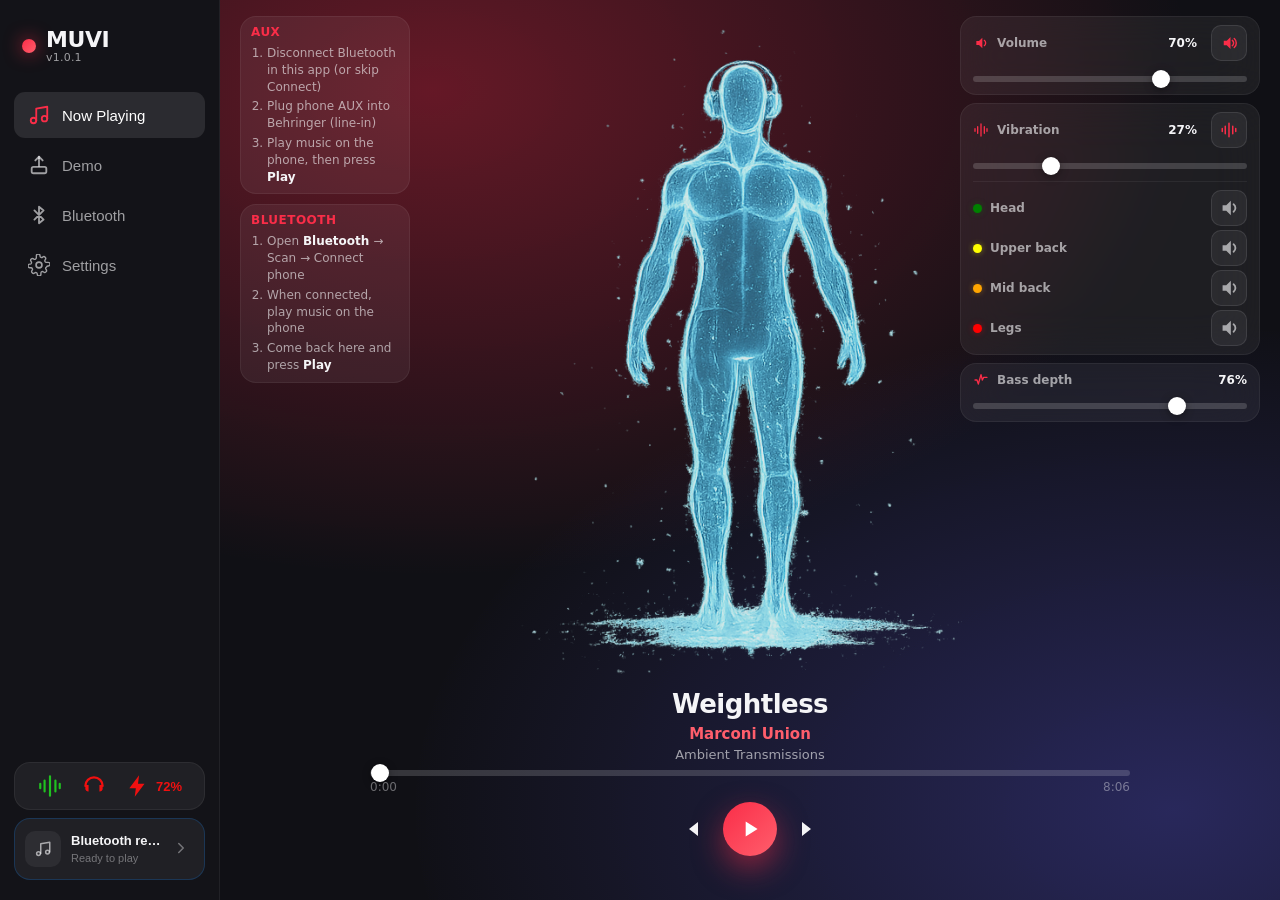
<file: web/index.html>
<!DOCTYPE html>
<html lang="en">
<head>
  <meta charset="UTF-8" />
  <meta name="viewport" content="width=device-width, initial-scale=1.0" />
  <title>MUVI</title>
  <link rel="stylesheet" href="styles.css" />
</head>
<body>
  <div class="app">
    <!-- Sidebar -->
    <aside class="sidebar">
      <div class="brand">
        <span class="brand-dot"></span>
        <span class="brand-text">
          <span class="brand-name">MUVI</span>
          <span class="brand-version" id="brandVersion"></span>
        </span>
      </div>

      <nav class="nav">
        <button class="nav-item active" data-screen="now-playing">
          <svg viewBox="0 0 24 24"><path d="M9 18V5l12-2v13" fill="none" stroke="currentColor" stroke-width="2" stroke-linecap="round" stroke-linejoin="round"/><circle cx="6" cy="18" r="3" fill="none" stroke="currentColor" stroke-width="2"/><circle cx="18" cy="16" r="3" fill="none" stroke="currentColor" stroke-width="2"/></svg>
          <span>Now Playing</span>
        </button>
        <button class="nav-item" data-screen="demo">
          <svg viewBox="0 0 24 24"><path d="M12 3v10" fill="none" stroke="currentColor" stroke-width="2" stroke-linecap="round"/><path d="M8 7l4-4 4 4" fill="none" stroke="currentColor" stroke-width="2" stroke-linecap="round" stroke-linejoin="round"/><rect x="4" y="14" width="16" height="7" rx="2" fill="none" stroke="currentColor" stroke-width="2"/></svg>
          <span>Demo</span>
        </button>
        <button class="nav-item" data-screen="bluetooth">
          <svg viewBox="0 0 24 24"><path d="M7 7l10 10-5 4V3l5 4L7 17" fill="none" stroke="currentColor" stroke-width="2" stroke-linecap="round" stroke-linejoin="round"/></svg>
          <span>Bluetooth</span>
        </button>
        <button class="nav-item" data-screen="settings">
          <svg viewBox="0 0 24 24"><path d="M19.4 15a1.7 1.7 0 0 0 .3 1.8l.1.1a2 2 0 0 1-2.8 2.8l-.1-.1a1.7 1.7 0 0 0-1.8-.3 1.7 1.7 0 0 0-1 1.5V22a2 2 0 1 1-4 0v-.2a1.7 1.7 0 0 0-1-1.5 1.7 1.7 0 0 0-1.8.3l-.1.1a2 2 0 0 1-2.8-2.8l.1-.1a1.7 1.7 0 0 0 .3-1.8 1.7 1.7 0 0 0-1.5-1H2a2 2 0 1 1 0-4h.2a1.7 1.7 0 0 0 1.5-1 1.7 1.7 0 0 0-.3-1.8l-.1-.1a2 2 0 0 1 2.8-2.8l.1.1a1.7 1.7 0 0 0 1.8.3h.1a1.7 1.7 0 0 0 1-1.5V2a2 2 0 1 1 4 0v.2a1.7 1.7 0 0 0 1 1.5h.1a1.7 1.7 0 0 0 1.8-.3l.1-.1a2 2 0 0 1 2.8 2.8l-.1.1a1.7 1.7 0 0 0-.3 1.8v.1a1.7 1.7 0 0 0 1.5 1H22a2 2 0 1 1 0 4h-.2a1.7 1.7 0 0 0-1.5 1z" fill="none" stroke="currentColor" stroke-width="1.5"/><circle cx="12" cy="12" r="3.2" fill="none" stroke="currentColor" stroke-width="1.8"/></svg>
          <span>Settings</span>
        </button>
      </nav>

      <div class="sidebar-footer">
        <button type="button" class="hw-status-row navigable" id="hwStatusRow" aria-label="Hardware connections — open Settings">
          <div class="hw-item bad" id="hwGigaport" title="Gigaport">
            <span class="hw-icon" aria-hidden="true">
              <svg viewBox="0 0 24 24"><path d="M12 3v18M7 7v10M17 7v10M3 10v4M21 10v4" fill="none" stroke="currentColor" stroke-width="2" stroke-linecap="round"/></svg>
            </span>
          </div>
          <div class="hw-item bad" id="hwCodec" title="Headphones">
            <span class="hw-icon" aria-hidden="true">
              <svg viewBox="0 0 24 24" fill="none" stroke="currentColor" stroke-width="2" stroke-linecap="round" stroke-linejoin="round"><path d="M4 12a8 8 0 0116 0"/><path d="M4 13.5v1.5A2.5 2.5 0 006.5 17H7v-6H5.5A1.5 1.5 0 004 11.5v2z" fill="currentColor" stroke="none"/><path d="M20 13.5v1.5A2.5 2.5 0 0117.5 17H17v-6h1.5A1.5 1.5 0 0120 11.5v2z" fill="currentColor" stroke="none"/></svg>
            </span>
          </div>
          <div class="hw-item hw-battery" id="hwBattery" hidden title="Battery">
            <span class="hw-icon hw-bolt" aria-hidden="true">
              <svg viewBox="0 0 24 24"><path d="M13 2L4 14h6l-1 8 9-12h-6l1-8z" fill="currentColor"/></svg>
            </span>
            <span class="hw-pct" id="hwBatteryPct"></span>
          </div>
        </button>
        <button type="button" class="conn-pill" id="sidebarConn" aria-label="Current status">
          <span class="conn-icon" id="sidebarConnIcon" aria-hidden="true"></span>
          <span class="conn-body">
            <strong class="conn-title" id="sidebarConnTitle">Ready</strong>
            <span class="conn-sub" id="sidebarConnSub">AUX or Bluetooth</span>
          </span>
          <span class="conn-chevron" id="sidebarConnChevron" aria-hidden="true">
            <svg viewBox="0 0 24 24"><path d="M9 6l6 6-6 6" fill="none" stroke="currentColor" stroke-width="2" stroke-linecap="round" stroke-linejoin="round"/></svg>
          </span>
        </button>
      </div>
    </aside>

    <!-- Main -->
    <main class="main">
      <!-- NOW PLAYING -->
      <section class="screen active" id="screen-now-playing">
        <div class="np-backdrop" id="npBackdrop"></div>

        <div class="np">
          <div class="np-art-col">
            <div class="np-art-wrap">
              <div class="viz" id="npViz">
                <img class="viz-bed" src="assets/bed.png" alt="bed" />
              </div>
            </div>
            <div class="howto" id="howto">
              <div class="howto-card">
                <h3>AUX</h3>
                <ol>
                  <li>Disconnect Bluetooth in this app (or skip Connect)</li>
                  <li>Plug phone AUX into Behringer (line-in)</li>
                  <li>Play music on the phone, then press <strong>Play</strong></li>
                </ol>
              </div>
              <div class="howto-card">
                <h3>Bluetooth</h3>
                <ol>
                  <li>Open <strong>Bluetooth</strong> → Scan → Connect phone</li>
                  <li>When connected, play music on the phone</li>
                  <li>Come back here and press <strong>Play</strong></li>
                </ol>
              </div>
            </div>
          </div>

          <div class="np-info">
            <div class="np-meta">
              <h1 class="np-title" id="npTitle">—</h1>
              <p class="np-artist" id="npArtist">—</p>
              <p class="np-album" id="npAlbum" hidden></p>
            </div>

            <div class="scrubber">
              <input type="range" id="seek" min="0" max="1000" value="0" class="range range-seek" />
              <div class="times">
                <span id="timeCur">0:00</span>
                <span id="timeDur">0:00</span>
              </div>
            </div>

            <div class="transport">
              <button class="tbtn" id="prevBtn" title="Previous track">
                <svg viewBox="0 0 24 24"><path d="M19 5v14l-9-7 9-7zM7 5v14" fill="currentColor"/></svg>
              </button>
              <button class="tbtn play" id="playBtn" title="Start Live / Stop Live">
                <svg id="playIcon" viewBox="0 0 24 24"><path d="M8 5v14l11-7z" fill="currentColor"/></svg>
              </button>
              <button class="tbtn" id="nextBtn" title="Next track">
                <svg viewBox="0 0 24 24"><path d="M5 5v14l9-7-9-7zM17 5v14" fill="currentColor"/></svg>
              </button>
            </div>
            <p class="live-hint" id="liveHint"></p>

            <div class="sliders">
              <div class="slider-card">
                <div class="slider-head">
                  <svg viewBox="0 0 24 24"><path d="M5 9v6h4l5 5V4L9 9H5z" fill="currentColor"/><path d="M17 8a5 5 0 010 8" fill="none" stroke="currentColor" stroke-width="2" stroke-linecap="round"/></svg>
                  <span>Volume</span>
                  <span class="slider-val" id="volVal">70%</span>
                  <button type="button" class="zone-mute-btn vol-mute-btn" id="headphonesMuteBtn" title="Mute audio" aria-label="Mute audio">
                    <span class="zone-mute-icon icon-on" aria-hidden="true">
                      <svg viewBox="0 0 24 24" fill="none" stroke="currentColor" stroke-width="2" stroke-linecap="round" stroke-linejoin="round"><path d="M5 9v6h4l5 5V4L9 9H5z" fill="currentColor" stroke="none"/><path d="M16.5 8.5a4.5 4.5 0 010 7"/><path d="M19 6a8 8 0 010 12"/></svg>
                    </span>
                    <span class="zone-mute-icon icon-off" aria-hidden="true">
                      <svg viewBox="0 0 24 24" fill="none" stroke="currentColor" stroke-width="2" stroke-linecap="round" stroke-linejoin="round"><path d="M5 9v6h4l5 5V4L9 9H5z" fill="currentColor" stroke="none"/><path d="M3 3l18 18"/></svg>
                    </span>
                  </button>
                </div>
                <input type="range" id="volume" min="0" max="100" value="70" class="range" />
                <div class="speaker-route-row hidden" id="speakerRouteCard" aria-label="Audio output">
                  <button type="button" class="route-icon-btn active" id="routeHeadphones" data-route="headphones" title="Headphones" aria-label="Headphones">
                    <svg viewBox="0 0 24 24" fill="none" stroke="currentColor" stroke-width="2" stroke-linecap="round" stroke-linejoin="round"><path d="M4 12a8 8 0 0116 0"/><path d="M4 13.5v1.5A2.5 2.5 0 006.5 17H7v-6H5.5A1.5 1.5 0 004 11.5v2z" fill="currentColor" stroke="none"/><path d="M20 13.5v1.5A2.5 2.5 0 0117.5 17H17v-6h1.5A1.5 1.5 0 0120 11.5v2z" fill="currentColor" stroke="none"/></svg>
                    <span class="route-label">Headphones</span>
                  </button>
                  <button type="button" class="route-icon-btn" id="routeSpeaker" data-route="secondary" title="Speakers" aria-label="Speakers">
                    <svg viewBox="0 0 24 24" fill="none" stroke="currentColor" stroke-width="2" stroke-linecap="round" stroke-linejoin="round"><path d="M5 9v6h4l5 5V4L9 9H5z" fill="currentColor" stroke="none"/><path d="M16.5 8.5a4.5 4.5 0 010 7"/><path d="M19 6a8 8 0 010 12"/></svg>
                    <span class="route-label">Speakers</span>
                  </button>
                </div>
              </div>

              <div class="slider-card">
                <div class="slider-head">
                  <svg viewBox="0 0 24 24"><path d="M12 3v18M7 7v10M17 7v10M3 10v4M21 10v4" fill="none" stroke="currentColor" stroke-width="2" stroke-linecap="round"/></svg>
                  <span>Vibration</span>
                  <span class="slider-val" id="vibVal">27%</span>
                  <button type="button" class="zone-mute-btn vol-mute-btn" id="vibrationMuteBtn" title="Mute vibration" aria-label="Mute vibration">
                    <span class="zone-mute-icon icon-on" aria-hidden="true">
                      <svg viewBox="0 0 24 24" fill="none" stroke="currentColor" stroke-width="2" stroke-linecap="round"><path d="M12 3v18M7 7v10M17 7v10M3 10v4M21 10v4"/></svg>
                    </span>
                    <span class="zone-mute-icon icon-off" aria-hidden="true">
                      <svg viewBox="0 0 24 24" fill="none" stroke="currentColor" stroke-width="2" stroke-linecap="round"><path d="M12 3v18M7 7v10M17 7v10M3 10v4M21 10v4"/><path d="M3 3l18 18"/></svg>
                    </span>
                  </button>
                </div>
                <input type="range" id="vibration" min="0" max="100" value="27" class="range" />
                <div class="vib-zone-rows" id="vibZoneRows"></div>
                <div class="vib-mode-row" id="vibModeCard" aria-label="Vibration routing">
                  <button type="button" class="vib-mode-btn active" id="vibModeZones" data-vibmode="zones" title="Each body row drives its own stereo pair">Zones</button>
                  <button type="button" class="vib-mode-btn" id="vibModeStereo" data-vibmode="stereo" title="Left channel to left shakers, right channel to right shakers">Stereo L/R</button>
                </div>
              </div>

              <div class="slider-card">
                <div class="slider-head">
                  <svg viewBox="0 0 24 24"><path d="M3 12h3l2 6 4-14 2 8 2-4h5" fill="none" stroke="currentColor" stroke-width="2" stroke-linecap="round" stroke-linejoin="round"/></svg>
                  <span>Bass depth</span>
                  <span class="slider-val" id="hpVal">76%</span>
                </div>
                <input type="range" id="highpass" min="0" max="100" value="76" class="range" />
              </div>
            </div>
          </div>
        </div>
      </section>

      <!-- DEMO — same layout/controls as Now Playing; plays assets/demo.wav -->
      <section class="screen" id="screen-demo">
        <div class="np-backdrop" id="demoBackdrop"></div>

        <div class="np">
          <div class="np-art-col">
            <div class="np-art-wrap">
              <div class="viz" id="demoViz">
                <img class="viz-bed" src="assets/bed.png" alt="bed" />
              </div>
            </div>
            <!-- <div class="howto" id="demoHowto">
              <div class="howto-card">
                <h3>Demo</h3>
                <ol>
                  <li>Press <strong>Play</strong> to run <strong>demo.wav</strong></li>
                  <li>Same Gigaport path as Bluetooth Live (audio + vibration)</li>
                  <li>Use Vibration / Volume / Bass depth while it plays</li>
                </ol>
              </div>
            </div> -->
          </div>

          <div class="np-info">
            <div class="np-meta">
              <h1 class="np-title" id="demoTitle">Demo</h1>
              <p class="np-artist" id="demoArtist">MUVI test track</p>
              <p class="np-album" id="demoAlbum" hidden></p>
            </div>

            <div class="scrubber">
              <input type="range" id="demoSeek" min="0" max="1000" value="0" class="range range-seek" />
              <div class="times">
                <span id="demoTimeCur">0:00</span>
                <span id="demoTimeDur">0:00</span>
              </div>
            </div>

            <div class="transport">
              <button class="tbtn" id="demoPrevBtn" title="Restart">
                <svg viewBox="0 0 24 24"><path d="M19 5v14l-9-7 9-7zM7 5v14" fill="currentColor"/></svg>
              </button>
              <button class="tbtn play" id="demoPlayBtn" title="Play / Stop demo.wav">
                <svg id="demoPlayIcon" viewBox="0 0 24 24"><path d="M8 5v14l11-7z" fill="currentColor"/></svg>
              </button>
              <button class="tbtn" id="demoNextBtn" title="Restart">
                <svg viewBox="0 0 24 24"><path d="M5 5v14l9-7-9-7zM17 5v14" fill="currentColor"/></svg>
              </button>
            </div>
            <p class="live-hint" id="demoHint"></p>

            <div class="sliders">
              <div class="slider-card">
                <div class="slider-head">
                  <svg viewBox="0 0 24 24"><path d="M5 9v6h4l5 5V4L9 9H5z" fill="currentColor"/><path d="M17 8a5 5 0 010 8" fill="none" stroke="currentColor" stroke-width="2" stroke-linecap="round"/></svg>
                  <span>Volume</span>
                  <span class="slider-val" id="demoVolVal">70%</span>
                  <button type="button" class="zone-mute-btn vol-mute-btn" id="demoHeadphonesMuteBtn" title="Mute audio" aria-label="Mute audio">
                    <span class="zone-mute-icon icon-on" aria-hidden="true">
                      <svg viewBox="0 0 24 24" fill="none" stroke="currentColor" stroke-width="2" stroke-linecap="round" stroke-linejoin="round"><path d="M5 9v6h4l5 5V4L9 9H5z" fill="currentColor" stroke="none"/><path d="M16.5 8.5a4.5 4.5 0 010 7"/><path d="M19 6a8 8 0 010 12"/></svg>
                    </span>
                    <span class="zone-mute-icon icon-off" aria-hidden="true">
                      <svg viewBox="0 0 24 24" fill="none" stroke="currentColor" stroke-width="2" stroke-linecap="round" stroke-linejoin="round"><path d="M5 9v6h4l5 5V4L9 9H5z" fill="currentColor" stroke="none"/><path d="M3 3l18 18"/></svg>
                    </span>
                  </button>
                </div>
                <input type="range" id="demoVolume" min="0" max="100" value="70" class="range" />
                <div class="speaker-route-row hidden" id="demoSpeakerRouteCard" aria-label="Audio output">
                  <button type="button" class="route-icon-btn active" id="demoRouteHeadphones" data-route="headphones" title="Headphones" aria-label="Headphones">
                    <svg viewBox="0 0 24 24" fill="none" stroke="currentColor" stroke-width="2" stroke-linecap="round" stroke-linejoin="round"><path d="M4 12a8 8 0 0116 0"/><path d="M4 13.5v1.5A2.5 2.5 0 006.5 17H7v-6H5.5A1.5 1.5 0 004 11.5v2z" fill="currentColor" stroke="none"/><path d="M20 13.5v1.5A2.5 2.5 0 0117.5 17H17v-6h1.5A1.5 1.5 0 0120 11.5v2z" fill="currentColor" stroke="none"/></svg>
                    <span class="route-label">Headphones</span>
                  </button>
                  <button type="button" class="route-icon-btn" id="demoRouteSpeaker" data-route="secondary" title="Speakers" aria-label="Speakers">
                    <svg viewBox="0 0 24 24" fill="none" stroke="currentColor" stroke-width="2" stroke-linecap="round" stroke-linejoin="round"><path d="M5 9v6h4l5 5V4L9 9H5z" fill="currentColor" stroke="none"/><path d="M16.5 8.5a4.5 4.5 0 010 7"/><path d="M19 6a8 8 0 010 12"/></svg>
                    <span class="route-label">Speakers</span>
                  </button>
                </div>
              </div>

              <div class="slider-card">
                <div class="slider-head">
                  <svg viewBox="0 0 24 24"><path d="M12 3v18M7 7v10M17 7v10M3 10v4M21 10v4" fill="none" stroke="currentColor" stroke-width="2" stroke-linecap="round"/></svg>
                  <span>Vibration</span>
                  <span class="slider-val" id="demoVibVal">27%</span>
                  <button type="button" class="zone-mute-btn vol-mute-btn" id="demoVibrationMuteBtn" title="Mute vibration" aria-label="Mute vibration">
                    <span class="zone-mute-icon icon-on" aria-hidden="true">
                      <svg viewBox="0 0 24 24" fill="none" stroke="currentColor" stroke-width="2" stroke-linecap="round"><path d="M12 3v18M7 7v10M17 7v10M3 10v4M21 10v4"/></svg>
                    </span>
                    <span class="zone-mute-icon icon-off" aria-hidden="true">
                      <svg viewBox="0 0 24 24" fill="none" stroke="currentColor" stroke-width="2" stroke-linecap="round"><path d="M12 3v18M7 7v10M17 7v10M3 10v4M21 10v4"/><path d="M3 3l18 18"/></svg>
                    </span>
                  </button>
                </div>
                <input type="range" id="demoVibration" min="0" max="100" value="27" class="range" />
                <div class="vib-zone-rows" id="demoVibZoneRows"></div>
                <div class="vib-mode-row" id="demoVibModeCard" aria-label="Vibration routing">
                  <button type="button" class="vib-mode-btn active" id="demoVibModeZones" data-vibmode="zones" title="Each body row drives its own stereo pair">Zones</button>
                  <button type="button" class="vib-mode-btn" id="demoVibModeStereo" data-vibmode="stereo" title="Left channel to left shakers, right channel to right shakers">Stereo L/R</button>
                </div>
              </div>

              <div class="slider-card">
                <div class="slider-head">
                  <svg viewBox="0 0 24 24"><path d="M3 12h3l2 6 4-14 2 8 2-4h5" fill="none" stroke="currentColor" stroke-width="2" stroke-linecap="round" stroke-linejoin="round"/></svg>
                  <span>Bass depth</span>
                  <span class="slider-val" id="demoHpVal">76%</span>
                </div>
                <input type="range" id="demoHighpass" min="0" max="100" value="76" class="range" />
              </div>
            </div>
          </div>
        </div>
      </section>

      <!-- BLUETOOTH -->
      <section class="screen" id="screen-bluetooth">
        <header class="screen-head">
          <div>
            <h1>Bluetooth</h1>
            <p class="subtle">Scan finds nearby phones to Pair. Paired phones appear automatically — tap Connect.</p>
          </div>
          <div class="head-actions">
            <button class="btn-primary" id="scanBtn">
              <span class="scan-spinner" id="scanSpinner"></span>
              <span id="scanLabel">Scan</span>
            </button>
          </div>
        </header>

        <div class="status-card" id="statusCard">
          <div class="status-icon">
            <svg viewBox="0 0 24 24"><path d="M7 7l10 10-5 4V3l5 4L7 17" fill="none" stroke="currentColor" stroke-width="2" stroke-linecap="round" stroke-linejoin="round"/></svg>
          </div>
          <div class="status-text">
            <strong id="statusTitle">Not connected</strong>
            <span class="subtle" id="statusSub">Paired phones show below. Scan to find a new phone.</span>
          </div>
          <div class="status-actions">
            <button class="btn-ghost" id="disconnectBtn" hidden>Disconnect</button>
            <button class="btn-ghost danger" id="forgetBtn" hidden style="display:none">Forget</button>
          </div>
        </div>

        <div class="bt-section bt-section-paired">
          <div class="list-head">
            <h2 class="list-title">Paired phones</h2>
            <button class="btn-ghost danger sm" id="forgetAllBtn">Forget all</button>
          </div>
          <ul class="device-list" id="deviceList"></ul>
        </div>

        <div class="bt-section bt-section-nearby">
          <h2 class="list-title">Nearby — tap Pair</h2>
          <ul class="device-list" id="nearbyList"></ul>
        </div>
      </section>

      <section class="screen" id="screen-settings">
        <header class="screen-head">
          <div>
            <h1>Settings</h1>
            <p class="subtle">Status updates automatically when you plug or unplug hardware.</p>
          </div>
        </header>
        <ul class="hw-detail-list" id="hwDetailList" aria-label="Hardware status">
          <li class="hw-detail-row bad" id="hwRowGigaport">
            <span class="hw-detail-icon" aria-hidden="true">
              <svg viewBox="0 0 24 24"><path d="M12 3v18M7 7v10M17 7v10M3 10v4M21 10v4" fill="none" stroke="currentColor" stroke-width="2" stroke-linecap="round"/></svg>
            </span>
            <div class="hw-detail-body">
              <strong class="hw-detail-label">Vibration</strong>
              <span class="hw-detail-device" id="hwRowGigaportDevice">Not detected</span>
            </div>
            <span class="hw-detail-status bad" id="hwRowGigaportStatus">Not connected</span>
          </li>
          <li class="hw-detail-row bad" id="hwRowCodec">
            <span class="hw-detail-icon" aria-hidden="true">
              <svg viewBox="0 0 24 24" fill="none" stroke="currentColor" stroke-width="2" stroke-linecap="round" stroke-linejoin="round"><path d="M4 12a8 8 0 0116 0"/><path d="M4 13.5v1.5A2.5 2.5 0 006.5 17H7v-6H5.5A1.5 1.5 0 004 11.5v2z" fill="currentColor" stroke="none"/><path d="M20 13.5v1.5A2.5 2.5 0 0117.5 17H17v-6h1.5A1.5 1.5 0 0120 11.5v2z" fill="currentColor" stroke="none"/></svg>
            </span>
            <div class="hw-detail-body">
              <strong class="hw-detail-label">Headphones</strong>
              <span class="hw-detail-device" id="hwRowCodecDevice">Not detected</span>
            </div>
            <span class="hw-detail-status bad" id="hwRowCodecStatus">Not connected</span>
          </li>
        </ul>
        <div class="hw-swap-card" id="gigaportSwapCard" hidden>
          <div class="hw-swap-text">
            <strong>Gigaport roles</strong>
            <p class="subtle" id="gigaportSwapHint">Swap which unit drives vibration vs headphones.</p>
          </div>
          <button type="button" class="btn-ghost" id="swapGigaportsBtn">Swap</button>
        </div>
        <ul class="hw-detail-list" aria-label="Battery status">
          <li class="hw-detail-row hw-detail-battery" id="hwRowBattery" hidden>
            <span class="hw-detail-icon" aria-hidden="true">
              <svg viewBox="0 0 24 24"><path d="M13 2L4 14h6l-1 8 9-12h-6l1-8z" fill="currentColor"/></svg>
            </span>
            <div class="hw-detail-body">
              <strong class="hw-detail-label">Battery</strong>
              <span class="hw-detail-device" id="hwRowBatteryDevice">—</span>
            </div>
            <span class="hw-detail-status bad" id="hwRowBatteryStatus">—</span>
          </li>
        </ul>
      </section>
    </main>
  </div>

  <script src="constants/constants.js"></script>
  <script src="app.js"></script>
</body>
</html>
</file>
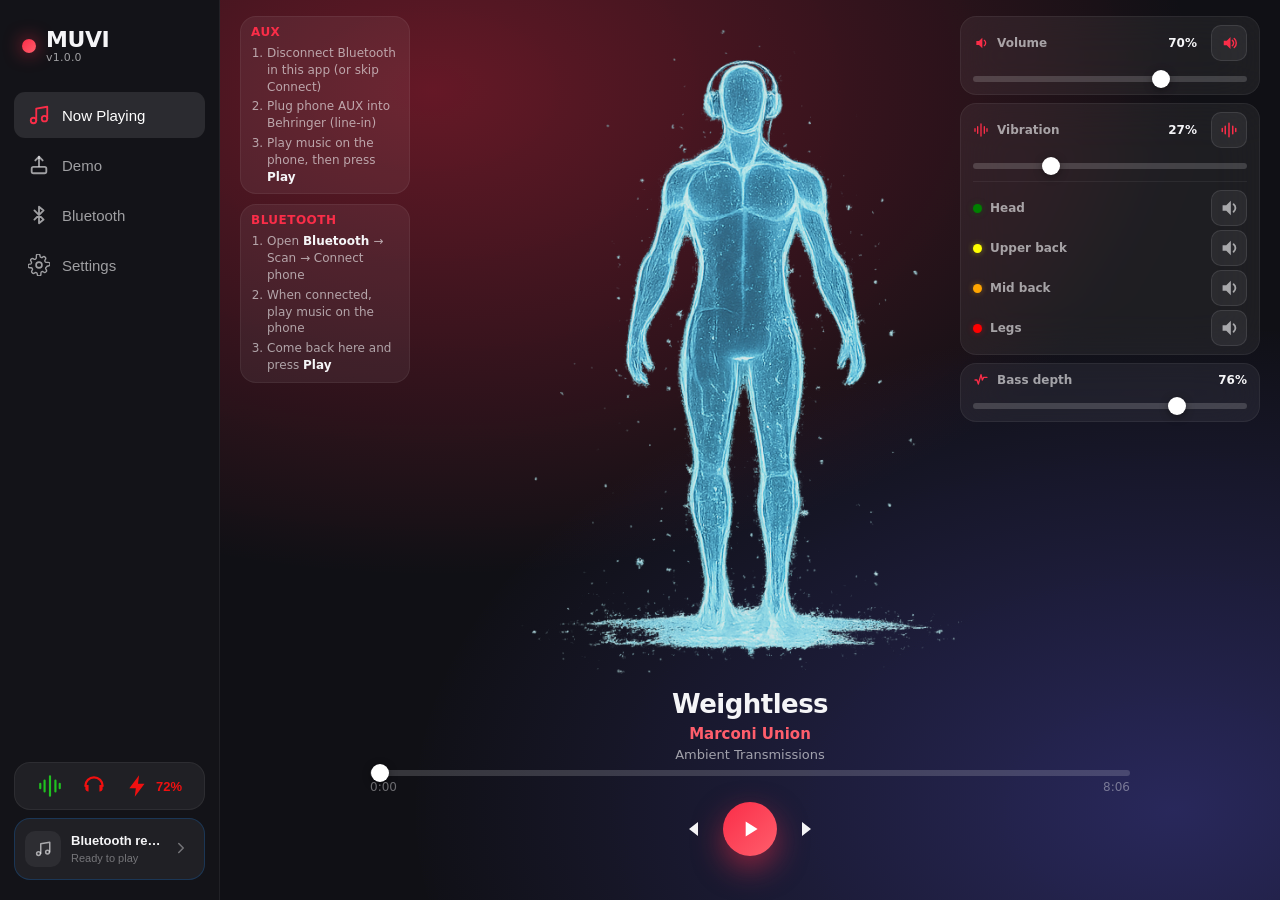
<file: new/web/index.html>
<!DOCTYPE html>
<html lang="en">
<head>
  <meta charset="UTF-8" />
  <meta name="viewport" content="width=device-width, initial-scale=1.0" />
  <title>MUVI</title>
  <link rel="stylesheet" href="styles.css" />
</head>
<body>
  <div class="app">
    <!-- Sidebar -->
    <aside class="sidebar">
      <div class="brand">
        <span class="brand-dot"></span>
        <span class="brand-text">
          <span class="brand-name">MUVI</span>
          <span class="brand-version" id="brandVersion"></span>
        </span>
      </div>

      <nav class="nav">
        <button class="nav-item active" data-screen="now-playing">
          <svg viewBox="0 0 24 24"><path d="M9 18V5l12-2v13" fill="none" stroke="currentColor" stroke-width="2" stroke-linecap="round" stroke-linejoin="round"/><circle cx="6" cy="18" r="3" fill="none" stroke="currentColor" stroke-width="2"/><circle cx="18" cy="16" r="3" fill="none" stroke="currentColor" stroke-width="2"/></svg>
          <span>Now Playing</span>
        </button>
        <button class="nav-item" data-screen="demo">
          <svg viewBox="0 0 24 24"><path d="M12 3v10" fill="none" stroke="currentColor" stroke-width="2" stroke-linecap="round"/><path d="M8 7l4-4 4 4" fill="none" stroke="currentColor" stroke-width="2" stroke-linecap="round" stroke-linejoin="round"/><rect x="4" y="14" width="16" height="7" rx="2" fill="none" stroke="currentColor" stroke-width="2"/></svg>
          <span>Demo</span>
        </button>
        <button class="nav-item" data-screen="bluetooth">
          <svg viewBox="0 0 24 24"><path d="M7 7l10 10-5 4V3l5 4L7 17" fill="none" stroke="currentColor" stroke-width="2" stroke-linecap="round" stroke-linejoin="round"/></svg>
          <span>Bluetooth</span>
        </button>
        <button class="nav-item" data-screen="settings">
          <svg viewBox="0 0 24 24"><path d="M19.4 15a1.7 1.7 0 0 0 .3 1.8l.1.1a2 2 0 0 1-2.8 2.8l-.1-.1a1.7 1.7 0 0 0-1.8-.3 1.7 1.7 0 0 0-1 1.5V22a2 2 0 1 1-4 0v-.2a1.7 1.7 0 0 0-1-1.5 1.7 1.7 0 0 0-1.8.3l-.1.1a2 2 0 0 1-2.8-2.8l.1-.1a1.7 1.7 0 0 0 .3-1.8 1.7 1.7 0 0 0-1.5-1H2a2 2 0 1 1 0-4h.2a1.7 1.7 0 0 0 1.5-1 1.7 1.7 0 0 0-.3-1.8l-.1-.1a2 2 0 0 1 2.8-2.8l.1.1a1.7 1.7 0 0 0 1.8.3h.1a1.7 1.7 0 0 0 1-1.5V2a2 2 0 1 1 4 0v.2a1.7 1.7 0 0 0 1 1.5h.1a1.7 1.7 0 0 0 1.8-.3l.1-.1a2 2 0 0 1 2.8 2.8l-.1.1a1.7 1.7 0 0 0-.3 1.8v.1a1.7 1.7 0 0 0 1.5 1H22a2 2 0 1 1 0 4h-.2a1.7 1.7 0 0 0-1.5 1z" fill="none" stroke="currentColor" stroke-width="1.5"/><circle cx="12" cy="12" r="3.2" fill="none" stroke="currentColor" stroke-width="1.8"/></svg>
          <span>Settings</span>
        </button>
      </nav>

      <div class="sidebar-footer">
        <button type="button" class="hw-status-row navigable" id="hwStatusRow" aria-label="Hardware connections — open Settings">
          <div class="hw-item bad" id="hwGigaport" title="Gigaport">
            <span class="hw-icon" aria-hidden="true">
              <svg viewBox="0 0 24 24"><path d="M12 3v18M7 7v10M17 7v10M3 10v4M21 10v4" fill="none" stroke="currentColor" stroke-width="2" stroke-linecap="round"/></svg>
            </span>
          </div>
          <div class="hw-item bad" id="hwCodec" title="Headphones">
            <span class="hw-icon" aria-hidden="true">
              <svg viewBox="0 0 24 24" fill="none" stroke="currentColor" stroke-width="2" stroke-linecap="round" stroke-linejoin="round"><path d="M4 12a8 8 0 0116 0"/><path d="M4 13.5v1.5A2.5 2.5 0 006.5 17H7v-6H5.5A1.5 1.5 0 004 11.5v2z" fill="currentColor" stroke="none"/><path d="M20 13.5v1.5A2.5 2.5 0 0117.5 17H17v-6h1.5A1.5 1.5 0 0120 11.5v2z" fill="currentColor" stroke="none"/></svg>
            </span>
          </div>
          <div class="hw-item hw-battery" id="hwBattery" hidden title="Battery">
            <span class="hw-icon hw-bolt" aria-hidden="true">
              <svg viewBox="0 0 24 24"><path d="M13 2L4 14h6l-1 8 9-12h-6l1-8z" fill="currentColor"/></svg>
            </span>
            <span class="hw-pct" id="hwBatteryPct"></span>
          </div>
        </button>
        <button type="button" class="conn-pill" id="sidebarConn" aria-label="Current status">
          <span class="conn-icon" id="sidebarConnIcon" aria-hidden="true"></span>
          <span class="conn-body">
            <strong class="conn-title" id="sidebarConnTitle">Ready</strong>
            <span class="conn-sub" id="sidebarConnSub">AUX or Bluetooth</span>
          </span>
          <span class="conn-chevron" id="sidebarConnChevron" aria-hidden="true">
            <svg viewBox="0 0 24 24"><path d="M9 6l6 6-6 6" fill="none" stroke="currentColor" stroke-width="2" stroke-linecap="round" stroke-linejoin="round"/></svg>
          </span>
        </button>
      </div>
    </aside>

    <!-- Main -->
    <main class="main">
      <!-- NOW PLAYING -->
      <section class="screen active" id="screen-now-playing">
        <div class="np-backdrop" id="npBackdrop"></div>

        <div class="np">
          <div class="np-art-col">
            <div class="np-art-wrap">
              <div class="viz" id="npViz">
                <img class="viz-bed" src="assets/bed.png" alt="bed" />
              </div>
            </div>
            <div class="howto" id="howto">
              <div class="howto-card">
                <h3>AUX</h3>
                <ol>
                  <li>Disconnect Bluetooth in this app (or skip Connect)</li>
                  <li>Plug phone AUX into Behringer (line-in)</li>
                  <li>Play music on the phone, then press <strong>Play</strong></li>
                </ol>
              </div>
              <div class="howto-card">
                <h3>Bluetooth</h3>
                <ol>
                  <li>Open <strong>Bluetooth</strong> → Scan → Connect phone</li>
                  <li>When connected, play music on the phone</li>
                  <li>Come back here and press <strong>Play</strong></li>
                </ol>
              </div>
            </div>
          </div>

          <div class="np-info">
            <div class="np-meta">
              <h1 class="np-title" id="npTitle">—</h1>
              <p class="np-artist" id="npArtist">—</p>
              <p class="np-album" id="npAlbum" hidden></p>
            </div>

            <div class="scrubber">
              <input type="range" id="seek" min="0" max="1000" value="0" class="range range-seek" />
              <div class="times">
                <span id="timeCur">0:00</span>
                <span id="timeDur">0:00</span>
              </div>
            </div>

            <div class="transport">
              <button class="tbtn" id="prevBtn" title="Previous track">
                <svg viewBox="0 0 24 24"><path d="M19 5v14l-9-7 9-7zM7 5v14" fill="currentColor"/></svg>
              </button>
              <button class="tbtn play" id="playBtn" title="Start Live / Stop Live">
                <svg id="playIcon" viewBox="0 0 24 24"><path d="M8 5v14l11-7z" fill="currentColor"/></svg>
              </button>
              <button class="tbtn" id="nextBtn" title="Next track">
                <svg viewBox="0 0 24 24"><path d="M5 5v14l9-7-9-7zM17 5v14" fill="currentColor"/></svg>
              </button>
            </div>
            <p class="live-hint" id="liveHint"></p>

            <div class="sliders">
              <div class="slider-card">
                <div class="slider-head">
                  <svg viewBox="0 0 24 24"><path d="M5 9v6h4l5 5V4L9 9H5z" fill="currentColor"/><path d="M17 8a5 5 0 010 8" fill="none" stroke="currentColor" stroke-width="2" stroke-linecap="round"/></svg>
                  <span>Volume</span>
                  <span class="slider-val" id="volVal">70%</span>
                  <button type="button" class="zone-mute-btn vol-mute-btn" id="headphonesMuteBtn" title="Mute audio" aria-label="Mute audio">
                    <span class="zone-mute-icon icon-on" aria-hidden="true">
                      <svg viewBox="0 0 24 24" fill="none" stroke="currentColor" stroke-width="2" stroke-linecap="round" stroke-linejoin="round"><path d="M5 9v6h4l5 5V4L9 9H5z" fill="currentColor" stroke="none"/><path d="M16.5 8.5a4.5 4.5 0 010 7"/><path d="M19 6a8 8 0 010 12"/></svg>
                    </span>
                    <span class="zone-mute-icon icon-off" aria-hidden="true">
                      <svg viewBox="0 0 24 24" fill="none" stroke="currentColor" stroke-width="2" stroke-linecap="round" stroke-linejoin="round"><path d="M5 9v6h4l5 5V4L9 9H5z" fill="currentColor" stroke="none"/><path d="M3 3l18 18"/></svg>
                    </span>
                  </button>
                </div>
                <input type="range" id="volume" min="0" max="100" value="70" class="range" />
                <div class="speaker-route-row hidden" id="speakerRouteCard" aria-label="Audio output">
                  <button type="button" class="route-icon-btn active" id="routeHeadphones" data-route="headphones" title="Headphones" aria-label="Headphones">
                    <svg viewBox="0 0 24 24" fill="none" stroke="currentColor" stroke-width="2" stroke-linecap="round" stroke-linejoin="round"><path d="M4 12a8 8 0 0116 0"/><path d="M4 13.5v1.5A2.5 2.5 0 006.5 17H7v-6H5.5A1.5 1.5 0 004 11.5v2z" fill="currentColor" stroke="none"/><path d="M20 13.5v1.5A2.5 2.5 0 0117.5 17H17v-6h1.5A1.5 1.5 0 0120 11.5v2z" fill="currentColor" stroke="none"/></svg>
                    <span class="route-label">Headphones</span>
                  </button>
                  <button type="button" class="route-icon-btn" id="routeSpeaker" data-route="secondary" title="Speakers" aria-label="Speakers">
                    <svg viewBox="0 0 24 24" fill="none" stroke="currentColor" stroke-width="2" stroke-linecap="round" stroke-linejoin="round"><path d="M5 9v6h4l5 5V4L9 9H5z" fill="currentColor" stroke="none"/><path d="M16.5 8.5a4.5 4.5 0 010 7"/><path d="M19 6a8 8 0 010 12"/></svg>
                    <span class="route-label">Speakers</span>
                  </button>
                </div>
              </div>

              <div class="slider-card">
                <div class="slider-head">
                  <svg viewBox="0 0 24 24"><path d="M12 3v18M7 7v10M17 7v10M3 10v4M21 10v4" fill="none" stroke="currentColor" stroke-width="2" stroke-linecap="round"/></svg>
                  <span>Vibration</span>
                  <span class="slider-val" id="vibVal">27%</span>
                  <button type="button" class="zone-mute-btn vol-mute-btn" id="vibrationMuteBtn" title="Mute vibration" aria-label="Mute vibration">
                    <span class="zone-mute-icon icon-on" aria-hidden="true">
                      <svg viewBox="0 0 24 24" fill="none" stroke="currentColor" stroke-width="2" stroke-linecap="round"><path d="M12 3v18M7 7v10M17 7v10M3 10v4M21 10v4"/></svg>
                    </span>
                    <span class="zone-mute-icon icon-off" aria-hidden="true">
                      <svg viewBox="0 0 24 24" fill="none" stroke="currentColor" stroke-width="2" stroke-linecap="round"><path d="M12 3v18M7 7v10M17 7v10M3 10v4M21 10v4"/><path d="M3 3l18 18"/></svg>
                    </span>
                  </button>
                </div>
                <input type="range" id="vibration" min="0" max="100" value="27" class="range" />
                <div class="vib-zone-rows" id="vibZoneRows"></div>
                <div class="vib-mode-row" id="vibModeCard" aria-label="Vibration routing">
                  <button type="button" class="vib-mode-btn active" id="vibModeZones" data-vibmode="zones" title="Each body row drives its own stereo pair">Zones</button>
                  <button type="button" class="vib-mode-btn" id="vibModeStereo" data-vibmode="stereo" title="Left channel to left shakers, right channel to right shakers">Stereo L/R</button>
                </div>
              </div>

              <div class="slider-card">
                <div class="slider-head">
                  <svg viewBox="0 0 24 24"><path d="M3 12h3l2 6 4-14 2 8 2-4h5" fill="none" stroke="currentColor" stroke-width="2" stroke-linecap="round" stroke-linejoin="round"/></svg>
                  <span>Bass depth</span>
                  <span class="slider-val" id="hpVal">76%</span>
                </div>
                <input type="range" id="highpass" min="0" max="100" value="76" class="range" />
              </div>
            </div>
          </div>
        </div>
      </section>

      <!-- DEMO — same layout/controls as Now Playing; plays assets/demo.wav -->
      <section class="screen" id="screen-demo">
        <div class="np-backdrop" id="demoBackdrop"></div>

        <div class="np">
          <div class="np-art-col">
            <div class="np-art-wrap">
              <div class="viz" id="demoViz">
                <img class="viz-bed" src="assets/bed.png" alt="bed" />
              </div>
            </div>
            <!-- <div class="howto" id="demoHowto">
              <div class="howto-card">
                <h3>Demo</h3>
                <ol>
                  <li>Press <strong>Play</strong> to run <strong>demo.wav</strong></li>
                  <li>Same Gigaport path as Bluetooth Live (audio + vibration)</li>
                  <li>Use Vibration / Volume / Bass depth while it plays</li>
                </ol>
              </div>
            </div> -->
          </div>

          <div class="np-info">
            <div class="np-meta">
              <h1 class="np-title" id="demoTitle">Demo</h1>
              <p class="np-artist" id="demoArtist">MUVI test track</p>
              <p class="np-album" id="demoAlbum" hidden></p>
            </div>

            <div class="scrubber">
              <input type="range" id="demoSeek" min="0" max="1000" value="0" class="range range-seek" />
              <div class="times">
                <span id="demoTimeCur">0:00</span>
                <span id="demoTimeDur">0:00</span>
              </div>
            </div>

            <div class="transport">
              <button class="tbtn" id="demoPrevBtn" title="Restart">
                <svg viewBox="0 0 24 24"><path d="M19 5v14l-9-7 9-7zM7 5v14" fill="currentColor"/></svg>
              </button>
              <button class="tbtn play" id="demoPlayBtn" title="Play / Stop demo.wav">
                <svg id="demoPlayIcon" viewBox="0 0 24 24"><path d="M8 5v14l11-7z" fill="currentColor"/></svg>
              </button>
              <button class="tbtn" id="demoNextBtn" title="Restart">
                <svg viewBox="0 0 24 24"><path d="M5 5v14l9-7-9-7zM17 5v14" fill="currentColor"/></svg>
              </button>
            </div>
            <p class="live-hint" id="demoHint"></p>

            <div class="sliders">
              <div class="slider-card">
                <div class="slider-head">
                  <svg viewBox="0 0 24 24"><path d="M5 9v6h4l5 5V4L9 9H5z" fill="currentColor"/><path d="M17 8a5 5 0 010 8" fill="none" stroke="currentColor" stroke-width="2" stroke-linecap="round"/></svg>
                  <span>Volume</span>
                  <span class="slider-val" id="demoVolVal">70%</span>
                  <button type="button" class="zone-mute-btn vol-mute-btn" id="demoHeadphonesMuteBtn" title="Mute audio" aria-label="Mute audio">
                    <span class="zone-mute-icon icon-on" aria-hidden="true">
                      <svg viewBox="0 0 24 24" fill="none" stroke="currentColor" stroke-width="2" stroke-linecap="round" stroke-linejoin="round"><path d="M5 9v6h4l5 5V4L9 9H5z" fill="currentColor" stroke="none"/><path d="M16.5 8.5a4.5 4.5 0 010 7"/><path d="M19 6a8 8 0 010 12"/></svg>
                    </span>
                    <span class="zone-mute-icon icon-off" aria-hidden="true">
                      <svg viewBox="0 0 24 24" fill="none" stroke="currentColor" stroke-width="2" stroke-linecap="round" stroke-linejoin="round"><path d="M5 9v6h4l5 5V4L9 9H5z" fill="currentColor" stroke="none"/><path d="M3 3l18 18"/></svg>
                    </span>
                  </button>
                </div>
                <input type="range" id="demoVolume" min="0" max="100" value="70" class="range" />
                <div class="speaker-route-row hidden" id="demoSpeakerRouteCard" aria-label="Audio output">
                  <button type="button" class="route-icon-btn active" id="demoRouteHeadphones" data-route="headphones" title="Headphones" aria-label="Headphones">
                    <svg viewBox="0 0 24 24" fill="none" stroke="currentColor" stroke-width="2" stroke-linecap="round" stroke-linejoin="round"><path d="M4 12a8 8 0 0116 0"/><path d="M4 13.5v1.5A2.5 2.5 0 006.5 17H7v-6H5.5A1.5 1.5 0 004 11.5v2z" fill="currentColor" stroke="none"/><path d="M20 13.5v1.5A2.5 2.5 0 0117.5 17H17v-6h1.5A1.5 1.5 0 0120 11.5v2z" fill="currentColor" stroke="none"/></svg>
                    <span class="route-label">Headphones</span>
                  </button>
                  <button type="button" class="route-icon-btn" id="demoRouteSpeaker" data-route="secondary" title="Speakers" aria-label="Speakers">
                    <svg viewBox="0 0 24 24" fill="none" stroke="currentColor" stroke-width="2" stroke-linecap="round" stroke-linejoin="round"><path d="M5 9v6h4l5 5V4L9 9H5z" fill="currentColor" stroke="none"/><path d="M16.5 8.5a4.5 4.5 0 010 7"/><path d="M19 6a8 8 0 010 12"/></svg>
                    <span class="route-label">Speakers</span>
                  </button>
                </div>
              </div>

              <div class="slider-card">
                <div class="slider-head">
                  <svg viewBox="0 0 24 24"><path d="M12 3v18M7 7v10M17 7v10M3 10v4M21 10v4" fill="none" stroke="currentColor" stroke-width="2" stroke-linecap="round"/></svg>
                  <span>Vibration</span>
                  <span class="slider-val" id="demoVibVal">27%</span>
                  <button type="button" class="zone-mute-btn vol-mute-btn" id="demoVibrationMuteBtn" title="Mute vibration" aria-label="Mute vibration">
                    <span class="zone-mute-icon icon-on" aria-hidden="true">
                      <svg viewBox="0 0 24 24" fill="none" stroke="currentColor" stroke-width="2" stroke-linecap="round"><path d="M12 3v18M7 7v10M17 7v10M3 10v4M21 10v4"/></svg>
                    </span>
                    <span class="zone-mute-icon icon-off" aria-hidden="true">
                      <svg viewBox="0 0 24 24" fill="none" stroke="currentColor" stroke-width="2" stroke-linecap="round"><path d="M12 3v18M7 7v10M17 7v10M3 10v4M21 10v4"/><path d="M3 3l18 18"/></svg>
                    </span>
                  </button>
                </div>
                <input type="range" id="demoVibration" min="0" max="100" value="27" class="range" />
                <div class="vib-zone-rows" id="demoVibZoneRows"></div>
                <div class="vib-mode-row" id="demoVibModeCard" aria-label="Vibration routing">
                  <button type="button" class="vib-mode-btn active" id="demoVibModeZones" data-vibmode="zones" title="Each body row drives its own stereo pair">Zones</button>
                  <button type="button" class="vib-mode-btn" id="demoVibModeStereo" data-vibmode="stereo" title="Left channel to left shakers, right channel to right shakers">Stereo L/R</button>
                </div>
              </div>

              <div class="slider-card">
                <div class="slider-head">
                  <svg viewBox="0 0 24 24"><path d="M3 12h3l2 6 4-14 2 8 2-4h5" fill="none" stroke="currentColor" stroke-width="2" stroke-linecap="round" stroke-linejoin="round"/></svg>
                  <span>Bass depth</span>
                  <span class="slider-val" id="demoHpVal">76%</span>
                </div>
                <input type="range" id="demoHighpass" min="0" max="100" value="76" class="range" />
              </div>
            </div>
          </div>
        </div>
      </section>

      <!-- BLUETOOTH -->
      <section class="screen" id="screen-bluetooth">
        <header class="screen-head">
          <div>
            <h1>Bluetooth</h1>
            <p class="subtle">Scan finds nearby phones to Pair. Paired phones appear automatically — tap Connect.</p>
          </div>
          <div class="head-actions">
            <button class="btn-primary" id="scanBtn">
              <span class="scan-spinner" id="scanSpinner"></span>
              <span id="scanLabel">Scan</span>
            </button>
          </div>
        </header>

        <div class="status-card" id="statusCard">
          <div class="status-icon">
            <svg viewBox="0 0 24 24"><path d="M7 7l10 10-5 4V3l5 4L7 17" fill="none" stroke="currentColor" stroke-width="2" stroke-linecap="round" stroke-linejoin="round"/></svg>
          </div>
          <div class="status-text">
            <strong id="statusTitle">Not connected</strong>
            <span class="subtle" id="statusSub">Paired phones show below. Scan to find a new phone.</span>
          </div>
          <div class="status-actions">
            <button class="btn-ghost" id="disconnectBtn" hidden>Disconnect</button>
            <button class="btn-ghost danger" id="forgetBtn" hidden style="display:none">Forget</button>
          </div>
        </div>

        <div class="list-head">
          <h2 class="list-title">Paired phones</h2>
          <button class="btn-ghost danger sm" id="forgetAllBtn">Forget all</button>
        </div>
        <ul class="device-list" id="deviceList"></ul>

        <h2 class="list-title">Nearby — tap Pair</h2>
        <ul class="device-list" id="nearbyList"></ul>
      </section>

      <section class="screen" id="screen-settings">
        <header class="screen-head">
          <div>
            <h1>Settings</h1>
            <p class="subtle">Status updates automatically when you plug or unplug hardware.</p>
          </div>
        </header>
        <ul class="hw-detail-list" id="hwDetailList" aria-label="Hardware status">
          <li class="hw-detail-row bad" id="hwRowGigaport">
            <span class="hw-detail-icon" aria-hidden="true">
              <svg viewBox="0 0 24 24"><path d="M12 3v18M7 7v10M17 7v10M3 10v4M21 10v4" fill="none" stroke="currentColor" stroke-width="2" stroke-linecap="round"/></svg>
            </span>
            <div class="hw-detail-body">
              <strong class="hw-detail-label">Vibration</strong>
              <span class="hw-detail-device" id="hwRowGigaportDevice">Not detected</span>
            </div>
            <span class="hw-detail-status bad" id="hwRowGigaportStatus">Not connected</span>
          </li>
          <li class="hw-detail-row bad" id="hwRowCodec">
            <span class="hw-detail-icon" aria-hidden="true">
              <svg viewBox="0 0 24 24" fill="none" stroke="currentColor" stroke-width="2" stroke-linecap="round" stroke-linejoin="round"><path d="M4 12a8 8 0 0116 0"/><path d="M4 13.5v1.5A2.5 2.5 0 006.5 17H7v-6H5.5A1.5 1.5 0 004 11.5v2z" fill="currentColor" stroke="none"/><path d="M20 13.5v1.5A2.5 2.5 0 0117.5 17H17v-6h1.5A1.5 1.5 0 0120 11.5v2z" fill="currentColor" stroke="none"/></svg>
            </span>
            <div class="hw-detail-body">
              <strong class="hw-detail-label">Headphones</strong>
              <span class="hw-detail-device" id="hwRowCodecDevice">Not detected</span>
            </div>
            <span class="hw-detail-status bad" id="hwRowCodecStatus">Not connected</span>
          </li>
        </ul>
        <div class="hw-swap-card" id="gigaportSwapCard" hidden>
          <div class="hw-swap-text">
            <strong>Gigaport roles</strong>
            <p class="subtle" id="gigaportSwapHint">Swap which unit drives vibration vs headphones.</p>
          </div>
          <button type="button" class="btn-ghost" id="swapGigaportsBtn">Swap</button>
        </div>
        <ul class="hw-detail-list" aria-label="Battery status">
          <li class="hw-detail-row hw-detail-battery" id="hwRowBattery" hidden>
            <span class="hw-detail-icon" aria-hidden="true">
              <svg viewBox="0 0 24 24"><path d="M13 2L4 14h6l-1 8 9-12h-6l1-8z" fill="currentColor"/></svg>
            </span>
            <div class="hw-detail-body">
              <strong class="hw-detail-label">Battery</strong>
              <span class="hw-detail-device" id="hwRowBatteryDevice">—</span>
            </div>
            <span class="hw-detail-status bad" id="hwRowBatteryStatus">—</span>
          </li>
        </ul>
      </section>
    </main>
  </div>

  <script src="constants.js"></script>
  <script src="app.js"></script>
</body>
</html>
</file>
<file: web/styles.css>
:root {
  --accent: #fa2d48;
  --accent-2: #ff5e6c;
  --bg: #0b0b0f;
  --panel: rgba(255, 255, 255, 0.06);
  --panel-strong: rgba(255, 255, 255, 0.1);
  --text: #f5f5f7;
  --text-dim: rgba(245, 245, 247, 0.62);
  --text-faint: rgba(245, 245, 247, 0.4);
  --radius: 16px;
  --radius-sm: 11px;
  --sidebar-w: 220px;
}

* { box-sizing: border-box; margin: 0; padding: 0; }

html, body {
  height: 100%;
  width: 100%;
  background: var(--bg);
  color: var(--text);
  font-family: -apple-system, BlinkMacSystemFont, "Segoe UI", "SF Pro Display",
    system-ui, Roboto, Helvetica, Arial, sans-serif;
  -webkit-font-smoothing: antialiased;
  overflow: hidden;
  user-select: none;
}

.app {
  display: grid;
  grid-template-columns: var(--sidebar-w) 1fr;
  width: 100vw;
  height: 100vh;
  overflow: hidden;
}

/* ------------------------------------------------------------ Sidebar ---- */
.sidebar {
  background: rgba(20, 20, 26, 0.9);
  border-right: 1px solid rgba(255, 255, 255, 0.06);
  padding: 28px 14px 20px;
  display: flex;
  flex-direction: column;
  height: 100%;
  overflow: hidden;
}

.brand {
  display: flex;
  align-items: center;
  gap: 10px;
  padding: 0 8px 28px;
}
.brand-dot {
  width: 14px; height: 14px; border-radius: 50%;
  background: linear-gradient(135deg, var(--accent), var(--accent-2));
  box-shadow: 0 0 18px rgba(250, 45, 72, 0.7);
}
.brand-text { display: flex; flex-direction: column; line-height: 1.1; }
.brand-name { font-size: 22px; font-weight: 700; letter-spacing: -0.02em; }
.brand-version { font-size: 11px; font-weight: 500; color: var(--text-dim); letter-spacing: 0.02em; }

.nav { display: flex; flex-direction: column; gap: 4px; }
.nav-item {
  display: flex; align-items: center; gap: 12px;
  padding: 12px 14px;
  border: none; background: transparent;
  color: var(--text-dim);
  font-size: 15px; font-weight: 500;
  border-radius: var(--radius-sm);
  cursor: pointer;
  transition: background 0.15s, color 0.15s;
}
.nav-item svg { width: 22px; height: 22px; flex-shrink: 0; }
.nav-item:hover { background: var(--panel); color: var(--text); }
.nav-item.active { background: var(--panel-strong); color: #fff; }
.nav-item.active svg { color: var(--accent); }

.sidebar-footer { margin-top: auto; padding-top: 8px; }

.hw-status-row {
  display: flex;
  align-items: center;
  justify-content: center;
  gap: 18px;
  width: 100%;
  padding: 10px 12px;
  margin-bottom: 8px;
  background: var(--panel);
  border: 1px solid rgba(255, 255, 255, 0.06);
  border-radius: var(--radius);
  color: inherit;
  cursor: default;
  transition: background 0.15s, border-color 0.15s, transform 0.1s;
  touch-action: manipulation;
  -webkit-tap-highlight-color: transparent;
}
.hw-status-row.navigable {
  cursor: pointer;
}
.hw-status-row.navigable:hover {
  background: var(--panel-strong);
  border-color: rgba(255, 255, 255, 0.12);
}
.hw-status-row.navigable:active {
  transform: scale(0.98);
}
.hw-status-inline {
  margin-bottom: 0;
  flex-shrink: 0;
}
.hw-item {
  display: flex;
  align-items: center;
  gap: 5px;
  color: #f01010;
  transition: color 0.2s;
}
.hw-item.ok { color: #20c020; }
.hw-item.bad { color: #f01010; }
.hw-icon { display: grid; place-items: center; line-height: 0; }
.hw-icon svg { width: 26px; height: 26px; display: block; }
.hw-pct {
  font-size: 13px;
  font-weight: 700;
  font-variant-numeric: tabular-nums;
  min-width: 2.5ch;
}
.hw-settings-card {
  display: flex;
  align-items: center;
  gap: 16px;
}
.hw-settings-text { flex: 1; min-width: 0; }

.hw-detail-list {
  list-style: none;
  margin: 8px 0 0;
  padding: 0;
  max-width: 720px;
  display: flex;
  flex-direction: column;
  gap: 10px;
}
.hw-detail-row {
  display: flex;
  align-items: center;
  gap: 16px;
  padding: 18px 20px;
  background: var(--panel);
  border: 1px solid rgba(255, 255, 255, 0.08);
  border-radius: var(--radius);
  transition: border-color 0.2s, background 0.2s;
}
.hw-detail-row.ok {
  border-color: rgba(32, 192, 32, 0.35);
  background: rgba(32, 192, 32, 0.06);
}
.hw-detail-row.bad {
  border-color: rgba(240, 16, 16, 0.28);
}
.hw-detail-row.live {
  border-color: rgba(32, 192, 32, 0.4);
  background: rgba(32, 192, 32, 0.08);
}
.hw-detail-icon {
  width: 44px;
  height: 44px;
  border-radius: 12px;
  display: grid;
  place-items: center;
  flex-shrink: 0;
  background: rgba(255, 255, 255, 0.06);
  color: var(--text-dim);
}
.hw-detail-row.ok .hw-detail-icon { color: #20c020; background: rgba(32, 192, 32, 0.12); }
.hw-detail-row.bad .hw-detail-icon { color: #f01010; }
.hw-detail-row.live .hw-detail-icon { color: #20c020; background: rgba(32, 192, 32, 0.15); }
.hw-detail-icon svg { width: 26px; height: 26px; display: block; }
.hw-detail-body {
  flex: 1;
  min-width: 0;
  display: flex;
  flex-direction: column;
  gap: 4px;
}
.hw-detail-label {
  font-size: 15px;
  font-weight: 600;
  color: var(--text);
}
.hw-detail-device {
  font-size: 13px;
  color: var(--text-dim);
  white-space: nowrap;
  overflow: hidden;
  text-overflow: ellipsis;
}
.hw-detail-status {
  flex-shrink: 0;
  font-size: 12px;
  font-weight: 700;
  padding: 6px 12px;
  border-radius: 999px;
  letter-spacing: 0.02em;
}
.hw-detail-status.ok {
  color: #20c020;
  background: rgba(32, 192, 32, 0.14);
}
.hw-detail-status.bad {
  color: #f01010;
  background: rgba(240, 16, 16, 0.12);
}
.hw-detail-status.live {
  color: #20c020;
  background: rgba(32, 192, 32, 0.14);
}

.hw-swap-card {
  display: flex;
  align-items: center;
  gap: 14px;
  margin: 14px 0 4px;
  padding: 14px 16px;
  border-radius: var(--radius-sm);
  background: var(--panel);
  border: 1px solid rgba(255, 255, 255, 0.08);
}
.hw-swap-card[hidden] { display: none !important; }
.hw-swap-text { flex: 1; min-width: 0; }
.hw-swap-text strong {
  display: block;
  font-size: 14px;
  font-weight: 600;
  margin-bottom: 2px;
}
.hw-swap-text .subtle {
  font-size: 12px;
  line-height: 1.35;
  margin: 0;
}
.hw-swap-card .btn-ghost {
  flex-shrink: 0;
  min-width: 96px;
}

.conn-pill {
  display: flex;
  align-items: center;
  gap: 10px;
  width: 100%;
  padding: 12px 12px 12px 10px;
  background: var(--panel);
  border: 1px solid rgba(255, 255, 255, 0.08);
  border-radius: var(--radius);
  font-size: 12px;
  color: var(--text-dim);
  line-height: 1.25;
  text-align: left;
  cursor: default;
  transition: background 0.15s, border-color 0.15s, transform 0.1s;
  touch-action: manipulation;
  -webkit-tap-highlight-color: transparent;
}
.conn-pill.navigable {
  cursor: pointer;
}
.conn-pill.navigable:hover {
  background: var(--panel-strong);
  border-color: rgba(255, 255, 255, 0.12);
}
.conn-pill.navigable:active {
  transform: scale(0.98);
}
.conn-pill.live-now,
.conn-pill.live-demo {
  border-color: rgba(50, 215, 75, 0.4);
  background: rgba(50, 215, 75, 0.1);
}
.conn-pill.bt-connected {
  border-color: rgba(50, 215, 75, 0.35);
  background: rgba(50, 215, 75, 0.08);
}
.conn-pill.ready {
  border-color: rgba(10, 132, 255, 0.22);
}
.conn-icon {
  width: 36px;
  height: 36px;
  border-radius: 10px;
  display: grid;
  place-items: center;
  flex-shrink: 0;
  background: rgba(255, 255, 255, 0.06);
  color: var(--text-dim);
}
.conn-icon svg { width: 18px; height: 18px; }
.conn-pill.live-now .conn-icon,
.conn-pill.live-demo .conn-icon {
  background: rgba(50, 215, 75, 0.18);
  color: #32d74b;
}
.conn-pill.bt-connected .conn-icon {
  background: rgba(50, 215, 75, 0.16);
  color: #32d74b;
}
.conn-pill.live-now .conn-icon::after,
.conn-pill.live-demo .conn-icon::after {
  content: "";
  position: absolute;
  width: 36px;
  height: 36px;
  border-radius: 10px;
  box-shadow: 0 0 0 0 rgba(50, 215, 75, 0.35);
  animation: conn-pulse 2s ease-out infinite;
  pointer-events: none;
}
.conn-icon { position: relative; }
@keyframes conn-pulse {
  0% { box-shadow: 0 0 0 0 rgba(50, 215, 75, 0.45); }
  70% { box-shadow: 0 0 0 8px rgba(50, 215, 75, 0); }
  100% { box-shadow: 0 0 0 0 rgba(50, 215, 75, 0); }
}
.conn-body {
  flex: 1;
  min-width: 0;
  display: flex;
  flex-direction: column;
  gap: 2px;
}
.conn-title {
  font-size: 13px;
  font-weight: 600;
  color: var(--text);
  line-height: 1.2;
  white-space: nowrap;
  overflow: hidden;
  text-overflow: ellipsis;
}
.conn-sub {
  font-size: 11px;
  color: var(--text-faint);
  line-height: 1.3;
  white-space: nowrap;
  overflow: hidden;
  text-overflow: ellipsis;
}
.conn-chevron {
  flex-shrink: 0;
  width: 20px;
  height: 20px;
  color: var(--text-faint);
  opacity: 0;
  transition: opacity 0.15s, color 0.15s, transform 0.15s;
}
.conn-chevron svg { width: 18px; height: 18px; display: block; }
.conn-pill.navigable .conn-chevron { opacity: 1; }
.conn-pill.navigable:hover .conn-chevron {
  color: var(--text);
  transform: translateX(2px);
}

/* --------------------------------------------------------------- Main ---- */
.main {
  position: relative;
  overflow: hidden;
  height: 100%;
  min-width: 0;
}
.screen { display: none; height: 100%; overflow: hidden; }
.screen.active { display: block; }

/* ---------------------------------------------------- Now Playing ---- */
#screen-now-playing,
#screen-demo { position: relative; }
.np-backdrop {
  position: absolute; inset: 0;
  background: radial-gradient(120% 90% at 20% 10%, rgba(250, 45, 72, 0.34), transparent 60%),
              radial-gradient(120% 90% at 90% 90%, rgba(88, 86, 214, 0.34), transparent 60%),
              #101015;
  filter: saturate(1.1);
  transition: background 0.6s ease;
}

.np {
  position: relative;
  height: 100%;
  width: 100%;
  display: flex;
  flex-direction: column;
  align-items: center;
  gap: 10px;
  padding: 20px 48px 24px;
  overflow: hidden;
}

/* Visualization on top — takes all remaining vertical space */
.np-art-col {
  flex: 1 1 auto;
  min-height: 0;
  width: 100%;
  display: flex;
  flex-direction: column;
  align-items: center;
  gap: 10px;
}
.np-art-wrap {
  flex: 1 1 auto;
  min-height: 0;
  width: 100%;
  display: flex;
  justify-content: center;
  align-items: center;
}
/* Steps pinned top-left, stacked — out of the layout flow */
.np-art-col .howto {
  position: absolute;
  top: 16px;
  left: 20px;
  width: 170px;
  margin: 0;
  display: flex;
  flex-direction: column;
  gap: 10px;
  z-index: 5;
}
/* Bed + shaker-wave visualization (transparent background) */
.viz {
  position: relative;
  height: 100%;
  max-height: 100%;
  width: auto;
  max-width: 100%;
  aspect-ratio: 3 / 2;
  background: transparent;
  overflow: visible;
}
.viz-bed {
  position: absolute;
  inset: 0;
  width: 100%;
  height: 100%;
  object-fit: contain;
  opacity: 0.9;
  /* z-index: 2; */
  pointer-events: none;
  user-select: none;
  -webkit-user-drag: none;
}
.shaker {
  position: absolute;
  /* z-index: 1; */
  width: 0;
  height: 0;
  pointer-events: none;
  opacity: 0;
  transition: opacity 0.2s ease-out;
}
.shaker-ring {
  position: absolute;
  left: 0;
  top: 0;
  /* Fixed base size — intensity scales via --ring-scale so the center
     never drifts (animating width/height + translate(-50%) causes a wobble). */
  width: 120px;
  height: 120px;
  margin: 0;
  border-radius: 50%;
  border: 5px solid var(--ring-color, transparent);
  transform: translate(-50%, -50%) scale(var(--ring-scale, 0.35));
  transform-origin: center center;
  /* Duration stays fixed — speed is changed via playbackRate (no restart / cut). */
  animation: shaker-ripple 1.8s ease-out infinite;
  will-change: transform, opacity;
}
.shaker-ring:nth-child(1) {
  box-shadow: 0 0 var(--glow, 4px) var(--glow-color, transparent);
}
.shaker-ring:nth-child(2) { animation-delay: calc(-1.8s / 3); }
.shaker-ring:nth-child(3) { animation-delay: calc(-1.8s / 3 * 2); }
.shaker-core {
  position: absolute;
  left: 0;
  top: 0;
  width: 70px;
  height: 70px;
  border-radius: 50%;
  background: radial-gradient(circle, var(--core-a, transparent) 0%, var(--core-b, transparent) 72%);
  transform: translate(-50%, -50%) scale(var(--core-scale, 0.5));
  transform-origin: center center;
  animation: shaker-core-pulse 1.8s ease-in-out infinite;
  will-change: transform;
}
/* Edit-mode drag handle + position readout */
.shaker-hit {
  position: absolute;
  left: 0;
  top: 0;
  width: 44px;
  height: 44px;
  transform: translate(-50%, -50%);
  border-radius: 50%;
  border: 1px dashed rgba(255, 255, 255, 0.35);
  cursor: grab;
  pointer-events: auto;
  touch-action: none;
}
.shaker-hit:active { cursor: grabbing; }
.viz-pos-dump {
  position: fixed;
  left: 14px;
  bottom: 14px;
  z-index: 60;
  font: 11px/1.5 ui-monospace, Menlo, Consolas, monospace;
  color: rgba(255, 255, 255, 0.8);
  background: rgba(0, 0, 0, 0.6);
  border: 1px solid rgba(255, 255, 255, 0.12);
  border-radius: 8px;
  padding: 8px 12px;
  white-space: pre;
  pointer-events: none;
  user-select: text;
}

@keyframes shaker-ripple {
  0% {
    transform: translate(-50%, -50%) scale(calc(var(--ring-scale, 0.35) * 0.12));
    opacity: var(--wave-alpha, 1);
  }
  65% { opacity: calc(var(--wave-alpha, 1) * 0.4); }
  100% {
    transform: translate(-50%, -50%) scale(var(--ring-scale, 0.35));
    opacity: 0;
  }
}
@keyframes shaker-core-pulse {
  0%, 100% {
    transform: translate(-50%, -50%) scale(calc(var(--core-scale, 0.5) * 0.9));
  }
  50% {
    transform: translate(-50%, -50%) scale(calc(var(--core-scale, 0.5) * 1.18));
  }
}

/* Controls panel pinned at the bottom */
.np-info {
  display: flex;
  flex-direction: column;
  gap: 10px;
  width: 100%;
  max-width: 1080px;
  flex-shrink: 0;
}
.np-meta { min-height: 0; text-align: center; }
.np-title {
  font-size: 26px;
  font-weight: 700;
  letter-spacing: -0.02em;
  line-height: 1.15;
  display: -webkit-box;
  -webkit-line-clamp: 2;
  -webkit-box-orient: vertical;
  overflow: hidden;
}
.np-artist { font-size: 15px; color: var(--accent-2); margin-top: 5px; font-weight: 600; }
.np-album {
  font-size: 13px;
  color: var(--text-dim);
  margin-top: 4px;
  display: -webkit-box;
  -webkit-line-clamp: 2;
  -webkit-box-orient: vertical;
  overflow: hidden;
}

/* Scrubber + ranges */
.scrubber {
  display: flex;
  flex-direction: column;
  gap: 4px;
  width: 100%;
  max-width: 760px;
  margin: 0 auto;
}
.times {
  display: flex;
  justify-content: space-between;
  font-size: 12px;
  color: var(--text-faint);
  font-variant-numeric: tabular-nums;
}

.range {
  -webkit-appearance: none; appearance: none;
  width: 100%; height: 6px; border-radius: 999px;
  background: rgba(255, 255, 255, 0.16);
  outline: none; cursor: pointer;
}
.range::-webkit-slider-thumb {
  -webkit-appearance: none; appearance: none;
  width: 18px; height: 18px; border-radius: 50%;
  background: #fff;
  box-shadow: 0 2px 8px rgba(0, 0, 0, 0.4);
  transition: transform 0.12s;
}
.range::-webkit-slider-thumb:hover { transform: scale(1.18); }
.range:active::-webkit-slider-thumb { transform: scale(1.28); }

/* Transport */
.transport { display: flex; align-items: center; justify-content: center; gap: 20px; }
.tbtn {
  border: none; background: transparent; color: var(--text);
  cursor: pointer; display: grid; place-items: center;
  transition: transform 0.12s, color 0.15s;
}
.tbtn svg { width: 24px; height: 24px; }
.tbtn:hover { color: var(--accent-2); }
.tbtn:active { transform: scale(0.92); }
.tbtn:disabled,
.tbtn.disabled {
  opacity: 0.28;
  cursor: not-allowed;
  pointer-events: none;
  color: var(--text-faint);
}
.range.disabled,
.range:disabled {
  opacity: 0.35;
  cursor: not-allowed;
}
.tbtn.play {
  width: 60px; height: 60px; border-radius: 50%;
  background: linear-gradient(135deg, var(--accent), var(--accent-2));
  box-shadow: 0 12px 30px rgba(250, 45, 72, 0.5);
}
.tbtn.play svg { width: 26px; height: 26px; color: #fff; }
.tbtn.play:hover { color: #fff; filter: brightness(1.06); }
.tbtn.play:disabled,
.tbtn.play.busy {
  opacity: 0.65;
  cursor: wait;
  pointer-events: none;
  filter: saturate(0.85);
}
.tbtn.play.busy svg {
  animation: play-spin 0.9s linear infinite;
}
@keyframes play-spin {
  to { transform: rotate(360deg); }
}
/* Always reserve one line so the layout doesn't jump when the text toggles */
.live-hint {
  text-align: center;
  font-size: 13px;
  color: var(--text-faint);
  min-height: 18px;
  line-height: 1.35;
}

.howto {
  display: grid;
  grid-template-columns: 1fr 1fr;
  gap: 10px;
}
.howto-bt {
  grid-template-columns: 1fr;
  margin-bottom: 16px;
}
.howto-card {
  background: var(--panel);
  border: 1px solid rgba(255, 255, 255, 0.06);
  border-radius: var(--radius);
  padding: 12px 14px;
}
.howto-card h3 {
  margin: 0 0 6px;
  font-size: 12px;
  font-weight: 700;
  letter-spacing: 0.04em;
  text-transform: uppercase;
  color: var(--accent);
}
.howto-card ol {
  margin: 0;
  padding-left: 16px;
  color: var(--text-dim);
  font-size: 12px;
  line-height: 1.4;
}
.howto-card li + li { margin-top: 3px; }
.howto-card strong { color: var(--text); font-weight: 600; }
.howto-note {
  margin: 10px 0 0;
  font-size: 12px;
  color: var(--text-faint);
  line-height: 1.4;
}

/* Sliders pinned top-right, stacked — use full height (no inner scroll). */
.sliders {
  position: absolute;
  top: 16px;
  right: 20px;
  bottom: 16px;
  width: 300px;
  display: flex;
  flex-direction: column;
  gap: 8px;
  z-index: 5;
  overflow: visible;
}
.slider-card {
  background: var(--panel);
  border: 1px solid rgba(255, 255, 255, 0.06);
  border-radius: var(--radius);
  padding: 8px 12px;
  backdrop-filter: blur(24px);
  flex-shrink: 0;
}
.slider-head {
  display: flex; align-items: center; gap: 8px;
  font-size: 12px; font-weight: 600; color: var(--text-dim);
  margin-bottom: 6px;
}
.slider-head svg { width: 16px; height: 16px; color: var(--accent); flex-shrink: 0; }
.slider-val { margin-left: auto; color: var(--text); font-variant-numeric: tabular-nums; }
.vol-mute-btn {
  margin-left: 6px;
  width: 36px;
  height: 36px;
  min-width: 36px;
  min-height: 36px;
  border-radius: 10px;
}
.vol-mute-btn .zone-mute-icon {
  width: 18px;
  height: 18px;
}
.vol-mute-btn .zone-mute-icon svg {
  width: 18px;
  height: 18px;
}
.slider-hint { margin-top: 6px; font-size: 11px; color: var(--text-faint); line-height: 1.35; }

.vib-zone-rows {
  margin-top: 8px;
  padding-top: 8px;
  border-top: 1px solid rgba(255, 255, 255, 0.06);
  display: flex;
  flex-direction: column;
  gap: 4px;
}
.vib-zone-rows.all-muted {
  opacity: 0.45;
  pointer-events: none;
}

.vib-zone-row {
  display: flex;
  align-items: center;
  gap: 8px;
  font-size: 12px;
  font-weight: 600;
  color: var(--text-dim);
  transition: opacity 0.15s;
  min-height: 36px;
}
.vib-zone-row.muted { opacity: 0.42; }
.vib-zone-dot {
  width: 9px;
  height: 9px;
  border-radius: 50%;
  flex-shrink: 0;
  box-shadow: 0 0 6px color-mix(in srgb, currentColor 40%, transparent);
}
.vib-zone-label {
  flex: 1;
  min-width: 0;
  padding-right: 4px;
  line-height: 1.2;
}
.zone-mute-btn {
  width: 36px;
  height: 36px;
  min-width: 36px;
  min-height: 36px;
  border-radius: 10px;
  border: 1px solid rgba(255, 255, 255, 0.1);
  background: rgba(255, 255, 255, 0.06);
  color: var(--text-dim);
  cursor: pointer;
  display: grid;
  place-items: center;
  padding: 0;
  flex-shrink: 0;
  touch-action: manipulation;
  -webkit-tap-highlight-color: transparent;
  user-select: none;
  transition: background 0.15s, border-color 0.15s, color 0.15s, transform 0.1s;
}
.zone-mute-icon {
  display: grid;
  place-items: center;
  width: 24px;
  height: 24px;
  pointer-events: none;
}
.zone-mute-icon svg {
  width: 22px;
  height: 22px;
  display: block;
}
.zone-mute-btn .icon-off { display: none; }
.zone-mute-btn.muted .icon-on { display: none; }
.zone-mute-btn.muted .icon-off { display: grid; }
.zone-mute-btn:hover {
  background: rgba(255, 255, 255, 0.1);
  color: var(--text);
}
.zone-mute-btn:active {
  transform: scale(0.94);
  background: rgba(255, 255, 255, 0.14);
}
.zone-mute-btn.muted {
  background: rgba(250, 45, 72, 0.16);
  border-color: rgba(250, 45, 72, 0.42);
  color: var(--accent-2);
}

.speaker-route-row {
  display: grid;
  grid-template-columns: 1fr 1fr;
  gap: 6px;
  margin-top: 8px;
  padding-top: 8px;
  border-top: 1px solid rgba(255, 255, 255, 0.06);
}
.speaker-route-row.hidden { display: none; }
.route-icon-btn {
  width: 100%;
  min-height: 40px;
  border-radius: 10px;
  border: 1px solid rgba(255, 255, 255, 0.1);
  background: rgba(255, 255, 255, 0.05);
  color: var(--text-dim);
  cursor: pointer;
  display: flex;
  flex-direction: column;
  align-items: center;
  justify-content: center;
  gap: 2px;
  padding: 6px 4px;
  touch-action: manipulation;
  -webkit-tap-highlight-color: transparent;
  transition: background 0.15s, border-color 0.15s, color 0.15s, transform 0.1s;
}
.route-icon-btn svg {
  width: 22px;
  height: 22px;
  display: block;
  flex-shrink: 0;
}
.route-icon-btn .route-label {
  font-size: 11px;
  font-weight: 600;
  line-height: 1.1;
  letter-spacing: 0.01em;
}
.route-icon-btn:hover {
  background: rgba(255, 255, 255, 0.1);
  color: var(--text);
}
.route-icon-btn:active { transform: scale(0.97); }
.route-icon-btn.active {
  background: rgba(10, 132, 255, 0.2);
  border-color: rgba(10, 132, 255, 0.5);
  color: #5ac8fa;
}

/* Vibration routing toggle (Zones vs Stereo L/R) */
.vib-mode-row {
  display: grid;
  grid-template-columns: 1fr 1fr;
  gap: 6px;
  margin-top: 10px;
  padding-top: 10px;
  border-top: 1px solid rgba(255, 255, 255, 0.06);
}
.vib-mode-row.hidden { display: none; }
.vib-mode-btn {
  width: 100%;
  min-height: 34px;
  border-radius: 10px;
  border: 1px solid rgba(255, 255, 255, 0.1);
  background: rgba(255, 255, 255, 0.05);
  color: var(--text-dim);
  cursor: pointer;
  font-size: 12px;
  font-weight: 600;
  letter-spacing: 0.01em;
  padding: 6px 4px;
  touch-action: manipulation;
}
.vib-mode-btn:hover {
  background: rgba(255, 255, 255, 0.1);
  color: var(--text);
}
.vib-mode-btn:active { transform: scale(0.97); }
.vib-mode-btn.active {
  background: rgba(10, 132, 255, 0.2);
  border-color: rgba(10, 132, 255, 0.5);
  color: #5ac8fa;
}

/* ------------------------------------------------------- Bluetooth ---- */
#screen-bluetooth {
  padding: 40px 56px;
  overflow-y: auto;
  height: 100%;
}
.screen-head {
  display: flex;
  align-items: flex-end;
  justify-content: space-between;
  margin-bottom: 24px;
  max-width: 960px;
}
.screen-head h1 { font-size: 30px; font-weight: 700; letter-spacing: -0.02em; }
.head-actions {
  display: flex;
  align-items: center;
  gap: 10px;
  flex-shrink: 0;
}
.subtle { color: var(--text-dim); font-size: 14px; margin-top: 4px; }

.btn-primary {
  display: inline-flex; align-items: center; gap: 8px;
  border: none; cursor: pointer;
  background: linear-gradient(135deg, var(--accent), var(--accent-2));
  color: #fff; font-weight: 600; font-size: 14px;
  padding: 12px 22px; border-radius: 999px;
  box-shadow: 0 8px 22px rgba(250, 45, 72, 0.4);
  transition: filter 0.15s, transform 0.12s;
}
.btn-primary:hover { filter: brightness(1.08); }
.btn-primary:active { transform: scale(0.97); }

.scan-spinner {
  width: 14px; height: 14px; border-radius: 50%;
  border: 2px solid rgba(255, 255, 255, 0.4);
  border-top-color: #fff;
  display: none;
  animation: spin 0.7s linear infinite;
}
.btn-primary.scanning .scan-spinner { display: inline-block; }
@keyframes spin { to { transform: rotate(360deg); } }

.howto-bt { max-width: 960px; }

.status-card {
  display: flex; align-items: center; gap: 16px;
  background: var(--panel);
  border: 1px solid rgba(255, 255, 255, 0.06);
  border-radius: var(--radius);
  padding: 18px 20px;
  margin-bottom: 28px;
  max-width: 960px;
}
.status-card.online { border-color: rgba(50, 215, 75, 0.4); }
.status-icon {
  width: 46px; height: 46px; border-radius: 12px;
  display: grid; place-items: center;
  background: var(--panel-strong); color: var(--text-dim);
  flex-shrink: 0;
}
.status-card.online .status-icon { background: rgba(50, 215, 75, 0.16); color: #32d74b; }
.status-icon svg { width: 24px; height: 24px; }
.status-text { display: flex; flex-direction: column; gap: 3px; min-width: 0; }
.status-text strong { font-size: 16px; }

.btn-ghost {
  border: 1px solid rgba(255, 255, 255, 0.18);
  background: transparent; color: var(--text);
  padding: 9px 16px; border-radius: 999px;
  font-size: 13px; font-weight: 600; cursor: pointer;
  transition: background 0.15s;
  flex-shrink: 0;
}
.btn-ghost:hover { background: var(--panel); }
.btn-ghost:disabled { opacity: 0.45; cursor: not-allowed; }
.btn-ghost.danger { border-color: rgba(250, 45, 72, 0.35); color: #ff8a9a; }
.btn-ghost.danger:hover { background: rgba(250, 45, 72, 0.12); }
.btn-ghost.sm { padding: 6px 12px; font-size: 12px; }
.status-actions {
  margin-left: auto;
  display: flex;
  align-items: center;
  gap: 8px;
  flex-shrink: 0;
}
.bt-section {
  max-width: 960px;
  border-radius: var(--radius);
  padding: 16px 18px 18px;
  margin-bottom: 22px;
}
.bt-section-paired {
  background: rgba(255, 255, 255, 0.1);
  border: 1px solid rgba(255, 255, 255, 0.16);
}
.bt-section-paired .list-title { color: rgba(245, 245, 247, 0.82); }
.bt-section-paired .device {
  background: rgba(255, 255, 255, 0.08);
  border-color: rgba(255, 255, 255, 0.12);
}
.bt-section-paired .device:hover { background: rgba(255, 255, 255, 0.14); }
.bt-section-nearby {
  background: rgba(255, 255, 255, 0.03);
  border: 1px solid rgba(255, 255, 255, 0.06);
}
.bt-section-nearby .list-title { color: var(--text-faint); }
.bt-section-nearby .device {
  background: rgba(255, 255, 255, 0.04);
  border-color: rgba(255, 255, 255, 0.05);
}
.bt-section-nearby .device:hover { background: rgba(255, 255, 255, 0.08); }

.list-head {
  display: flex;
  align-items: center;
  justify-content: space-between;
  gap: 12px;
  margin-bottom: 12px;
}
.list-head .list-title { margin-bottom: 0; }

.list-title {
  font-size: 14px;
  color: var(--text-faint);
  text-transform: uppercase;
  letter-spacing: 0.08em;
  margin-bottom: 12px;
}
.device-list {
  list-style: none;
  display: flex;
  flex-direction: column;
  gap: 10px;
}
.device {
  display: flex; align-items: center; gap: 14px;
  background: var(--panel);
  border: 1px solid rgba(255, 255, 255, 0.06);
  border-radius: var(--radius-sm);
  padding: 14px 18px;
}
.device:hover { background: var(--panel-strong); }
.device.connected { border-color: rgba(50, 215, 75, 0.45); }
.device.connecting {
  border-color: rgba(250, 45, 72, 0.45);
  background: rgba(250, 45, 72, 0.08);
}
.device.empty { opacity: 0.85; pointer-events: none; }
.device-ico {
  width: 40px; height: 40px; border-radius: 10px;
  display: grid; place-items: center;
  background: var(--panel-strong); color: var(--text-dim);
  flex-shrink: 0;
}
.device-ico svg { width: 22px; height: 22px; }
.device-meta { display: flex; flex-direction: column; gap: 2px; min-width: 0; }
.device-name { font-size: 15px; font-weight: 600; }
.device-sub { font-size: 12px; color: var(--text-faint); }
.device-action {
  margin-left: auto;
  flex-shrink: 0;
  display: flex;
  align-items: center;
  gap: 8px;
}
.device .btn-connect {
  border: none; cursor: pointer;
  background: var(--panel-strong); color: var(--text);
  padding: 8px 16px; border-radius: 999px;
  font-size: 13px; font-weight: 600;
  display: inline-flex; align-items: center; gap: 8px;
}
.device .btn-connect:hover:not(:disabled) { background: rgba(255, 255, 255, 0.18); }
.device .btn-connect:disabled {
  opacity: 0.55;
  cursor: not-allowed;
}
.device .btn-connect.busy {
  opacity: 1;
  cursor: wait;
  background: rgba(250, 45, 72, 0.28);
  color: #fff;
}
.btn-spin {
  width: 12px; height: 12px; border-radius: 50%;
  border: 2px solid rgba(255, 255, 255, 0.35);
  border-top-color: #fff;
  animation: spin 0.7s linear infinite;
  flex-shrink: 0;
}
.status-card.connecting { border-color: rgba(250, 45, 72, 0.4); }
.btn-primary:disabled {
  opacity: 0.65;
  cursor: wait;
  pointer-events: none;
}
.device.connected .badge {
  color: #32d74b; font-size: 13px; font-weight: 600;
  display: inline-flex; align-items: center; gap: 6px;
}
.device.connected .badge::before {
  content: ""; width: 7px; height: 7px; border-radius: 50%;
  background: #32d74b; box-shadow: 0 0 8px rgba(50, 215, 75, 0.9);
}

/* ---------- 1920×1080 target (fullscreen tablet / desktop) ---------- */
@media (min-width: 1800px) and (min-height: 1000px) {
  .np { padding: 18px 48px 24px; gap: 12px; }

  /* Let the bed use the full screen height. The controls sit over the
     transparent lower part of the artwork instead of shrinking it. */
  .np-art-col {
    position: absolute;
    inset: 0;
  }
  .np-art-wrap { height: 100%; }
  .np-info {
    max-width: 1240px;
    margin-top: auto;
    z-index: 6;
  }
  .sliders {
    z-index: 7;
  }
  .np-title { font-size: 30px; }
  .np-artist { font-size: 17px; }
}

/* Slightly tighter if height is constrained */
@media (max-height: 900px) {
  .np { padding: 14px 40px 18px; gap: 8px; }
  .np-info { gap: 8px; }
  .tbtn.play { width: 54px; height: 54px; }
  .slider-card { padding: 8px 12px; }
  .howto-card { padding: 8px 10px; }
}

/* Settings page */
#screen-settings {
  padding: 40px 56px;
  overflow-y: auto;
  height: 100%;
}

.settings-grid {
  display: grid;
  gap: 12px;
  margin: 18px 0;
  max-width: 960px;
}

.settings-grid select,
.settings-grid .device-select {
  width: 100%;
  background: #12131a;
  border: 1px solid rgba(255, 255, 255, 0.12);
  color: #e7eaf3;
  border-radius: 10px;
  padding: 12px 14px;
  font-size: 14px;
  margin-top: 4px;
}
.device-select-card { padding: 12px 14px; }
.device-pick-line {
  display: flex;
  align-items: center;
  gap: 10px;
  margin-top: 6px;
  margin-bottom: 2px;
  min-height: 22px;
}
.pick-dot {
  width: 10px;
  height: 10px;
  border-radius: 50%;
  background: var(--text-faint);
  flex-shrink: 0;
}
.pick-dot.live {
  background: #32d74b;
  box-shadow: 0 0 10px rgba(50, 215, 75, 0.75);
}
.pick-dot.selected {
  background: #5ac8fa;
  box-shadow: 0 0 8px rgba(90, 200, 250, 0.45);
}
.pick-text {
  font-size: 13px;
  font-weight: 600;
  color: var(--text);
  line-height: 1.3;
  flex: 1;
  min-width: 0;
  white-space: nowrap;
  overflow: hidden;
  text-overflow: ellipsis;
}
.device-select.live-selected {
  border-color: rgba(50, 215, 75, 0.45);
  background: rgba(50, 215, 75, 0.06);
}
.device-select.saved-selected {
  border-color: rgba(90, 200, 250, 0.35);
}

.table-wrap {
  max-width: 960px;
  border: 1px solid rgba(255, 255, 255, 0.1);
  border-radius: 12px;
  overflow: hidden;
  background: #0e0f14;
}

.settings-table {
  width: 100%;
  border-collapse: collapse;
  font-size: 13px;
}

.settings-table th,
.settings-table td {
  text-align: left;
  padding: 10px 12px;
  border-bottom: 1px solid rgba(255, 255, 255, 0.08);
}

.settings-table tbody tr:last-child td {
  border-bottom: none;
}

.settings-table tbody tr.row-live {
  background: rgba(50, 215, 75, 0.06);
}
.device-ch-tag {
  font-size: 11px;
  color: var(--text-faint);
  font-weight: 500;
  margin-left: 6px;
}
.device-live-badge {
  display: inline-flex;
  align-items: center;
  gap: 6px;
  font-size: 11px;
  font-weight: 700;
  color: #32d74b;
}
.device-live-badge::before {
  content: "";
  width: 8px;
  height: 8px;
  border-radius: 50%;
  background: #32d74b;
  box-shadow: 0 0 8px rgba(50, 215, 75, 0.7);
}
.device-sel-badge {
  font-size: 11px;
  font-weight: 600;
  color: #5ac8fa;
}

.status-pill {
  display: inline-flex;
  align-items: center;
  gap: 6px;
  border-radius: 999px;
  padding: 4px 10px;
  font-size: 12px;
  border: 1px solid rgba(255, 255, 255, 0.14);
}

.status-pill.ok {
  color: #32d74b;
  border-color: rgba(50, 215, 75, 0.4);
}

.status-pill.warn {
  color: #ffd60a;
  border-color: rgba(255, 214, 10, 0.4);
}

.status-pill.bad {
  color: #ff5f57;
  border-color: rgba(255, 95, 87, 0.45);
}
</file>
<file: new/web/styles.css>
:root {
  --accent: #fa2d48;
  --accent-2: #ff5e6c;
  --bg: #0b0b0f;
  --panel: rgba(255, 255, 255, 0.06);
  --panel-strong: rgba(255, 255, 255, 0.1);
  --text: #f5f5f7;
  --text-dim: rgba(245, 245, 247, 0.62);
  --text-faint: rgba(245, 245, 247, 0.4);
  --radius: 16px;
  --radius-sm: 11px;
  --sidebar-w: 220px;
}

* { box-sizing: border-box; margin: 0; padding: 0; }

html, body {
  height: 100%;
  width: 100%;
  background: var(--bg);
  color: var(--text);
  font-family: -apple-system, BlinkMacSystemFont, "Segoe UI", "SF Pro Display",
    system-ui, Roboto, Helvetica, Arial, sans-serif;
  -webkit-font-smoothing: antialiased;
  overflow: hidden;
  user-select: none;
}

.app {
  display: grid;
  grid-template-columns: var(--sidebar-w) 1fr;
  width: 100vw;
  height: 100vh;
  overflow: hidden;
}

/* ------------------------------------------------------------ Sidebar ---- */
.sidebar {
  background: rgba(20, 20, 26, 0.9);
  border-right: 1px solid rgba(255, 255, 255, 0.06);
  padding: 28px 14px 20px;
  display: flex;
  flex-direction: column;
  height: 100%;
  overflow: hidden;
}

.brand {
  display: flex;
  align-items: center;
  gap: 10px;
  padding: 0 8px 28px;
}
.brand-dot {
  width: 14px; height: 14px; border-radius: 50%;
  background: linear-gradient(135deg, var(--accent), var(--accent-2));
  box-shadow: 0 0 18px rgba(250, 45, 72, 0.7);
}
.brand-text { display: flex; flex-direction: column; line-height: 1.1; }
.brand-name { font-size: 22px; font-weight: 700; letter-spacing: -0.02em; }
.brand-version { font-size: 11px; font-weight: 500; color: var(--text-dim); letter-spacing: 0.02em; }

.nav { display: flex; flex-direction: column; gap: 4px; }
.nav-item {
  display: flex; align-items: center; gap: 12px;
  padding: 12px 14px;
  border: none; background: transparent;
  color: var(--text-dim);
  font-size: 15px; font-weight: 500;
  border-radius: var(--radius-sm);
  cursor: pointer;
  transition: background 0.15s, color 0.15s;
}
.nav-item svg { width: 22px; height: 22px; flex-shrink: 0; }
.nav-item:hover { background: var(--panel); color: var(--text); }
.nav-item.active { background: var(--panel-strong); color: #fff; }
.nav-item.active svg { color: var(--accent); }

.sidebar-footer { margin-top: auto; padding-top: 8px; }

.hw-status-row {
  display: flex;
  align-items: center;
  justify-content: center;
  gap: 18px;
  width: 100%;
  padding: 10px 12px;
  margin-bottom: 8px;
  background: var(--panel);
  border: 1px solid rgba(255, 255, 255, 0.06);
  border-radius: var(--radius);
  color: inherit;
  cursor: default;
  transition: background 0.15s, border-color 0.15s, transform 0.1s;
  touch-action: manipulation;
  -webkit-tap-highlight-color: transparent;
}
.hw-status-row.navigable {
  cursor: pointer;
}
.hw-status-row.navigable:hover {
  background: var(--panel-strong);
  border-color: rgba(255, 255, 255, 0.12);
}
.hw-status-row.navigable:active {
  transform: scale(0.98);
}
.hw-status-inline {
  margin-bottom: 0;
  flex-shrink: 0;
}
.hw-item {
  display: flex;
  align-items: center;
  gap: 5px;
  color: #f01010;
  transition: color 0.2s;
}
.hw-item.ok { color: #20c020; }
.hw-item.bad { color: #f01010; }
.hw-icon { display: grid; place-items: center; line-height: 0; }
.hw-icon svg { width: 26px; height: 26px; display: block; }
.hw-pct {
  font-size: 13px;
  font-weight: 700;
  font-variant-numeric: tabular-nums;
  min-width: 2.5ch;
}
.hw-settings-card {
  display: flex;
  align-items: center;
  gap: 16px;
}
.hw-settings-text { flex: 1; min-width: 0; }

.hw-detail-list {
  list-style: none;
  margin: 8px 0 0;
  padding: 0;
  max-width: 720px;
  display: flex;
  flex-direction: column;
  gap: 10px;
}
.hw-detail-row {
  display: flex;
  align-items: center;
  gap: 16px;
  padding: 18px 20px;
  background: var(--panel);
  border: 1px solid rgba(255, 255, 255, 0.08);
  border-radius: var(--radius);
  transition: border-color 0.2s, background 0.2s;
}
.hw-detail-row.ok {
  border-color: rgba(32, 192, 32, 0.35);
  background: rgba(32, 192, 32, 0.06);
}
.hw-detail-row.bad {
  border-color: rgba(240, 16, 16, 0.28);
}
.hw-detail-row.live {
  border-color: rgba(32, 192, 32, 0.4);
  background: rgba(32, 192, 32, 0.08);
}
.hw-detail-icon {
  width: 44px;
  height: 44px;
  border-radius: 12px;
  display: grid;
  place-items: center;
  flex-shrink: 0;
  background: rgba(255, 255, 255, 0.06);
  color: var(--text-dim);
}
.hw-detail-row.ok .hw-detail-icon { color: #20c020; background: rgba(32, 192, 32, 0.12); }
.hw-detail-row.bad .hw-detail-icon { color: #f01010; }
.hw-detail-row.live .hw-detail-icon { color: #20c020; background: rgba(32, 192, 32, 0.15); }
.hw-detail-icon svg { width: 26px; height: 26px; display: block; }
.hw-detail-body {
  flex: 1;
  min-width: 0;
  display: flex;
  flex-direction: column;
  gap: 4px;
}
.hw-detail-label {
  font-size: 15px;
  font-weight: 600;
  color: var(--text);
}
.hw-detail-device {
  font-size: 13px;
  color: var(--text-dim);
  white-space: nowrap;
  overflow: hidden;
  text-overflow: ellipsis;
}
.hw-detail-status {
  flex-shrink: 0;
  font-size: 12px;
  font-weight: 700;
  padding: 6px 12px;
  border-radius: 999px;
  letter-spacing: 0.02em;
}
.hw-detail-status.ok {
  color: #20c020;
  background: rgba(32, 192, 32, 0.14);
}
.hw-detail-status.bad {
  color: #f01010;
  background: rgba(240, 16, 16, 0.12);
}
.hw-detail-status.live {
  color: #20c020;
  background: rgba(32, 192, 32, 0.14);
}

.hw-swap-card {
  display: flex;
  align-items: center;
  gap: 14px;
  margin: 14px 0 4px;
  padding: 14px 16px;
  border-radius: var(--radius-sm);
  background: var(--panel);
  border: 1px solid rgba(255, 255, 255, 0.08);
}
.hw-swap-card[hidden] { display: none !important; }
.hw-swap-text { flex: 1; min-width: 0; }
.hw-swap-text strong {
  display: block;
  font-size: 14px;
  font-weight: 600;
  margin-bottom: 2px;
}
.hw-swap-text .subtle {
  font-size: 12px;
  line-height: 1.35;
  margin: 0;
}
.hw-swap-card .btn-ghost {
  flex-shrink: 0;
  min-width: 96px;
}

.conn-pill {
  display: flex;
  align-items: center;
  gap: 10px;
  width: 100%;
  padding: 12px 12px 12px 10px;
  background: var(--panel);
  border: 1px solid rgba(255, 255, 255, 0.08);
  border-radius: var(--radius);
  font-size: 12px;
  color: var(--text-dim);
  line-height: 1.25;
  text-align: left;
  cursor: default;
  transition: background 0.15s, border-color 0.15s, transform 0.1s;
  touch-action: manipulation;
  -webkit-tap-highlight-color: transparent;
}
.conn-pill.navigable {
  cursor: pointer;
}
.conn-pill.navigable:hover {
  background: var(--panel-strong);
  border-color: rgba(255, 255, 255, 0.12);
}
.conn-pill.navigable:active {
  transform: scale(0.98);
}
.conn-pill.live-now,
.conn-pill.live-demo {
  border-color: rgba(50, 215, 75, 0.4);
  background: rgba(50, 215, 75, 0.1);
}
.conn-pill.bt-connected {
  border-color: rgba(50, 215, 75, 0.35);
  background: rgba(50, 215, 75, 0.08);
}
.conn-pill.ready {
  border-color: rgba(10, 132, 255, 0.22);
}
.conn-icon {
  width: 36px;
  height: 36px;
  border-radius: 10px;
  display: grid;
  place-items: center;
  flex-shrink: 0;
  background: rgba(255, 255, 255, 0.06);
  color: var(--text-dim);
}
.conn-icon svg { width: 18px; height: 18px; }
.conn-pill.live-now .conn-icon,
.conn-pill.live-demo .conn-icon {
  background: rgba(50, 215, 75, 0.18);
  color: #32d74b;
}
.conn-pill.bt-connected .conn-icon {
  background: rgba(50, 215, 75, 0.16);
  color: #32d74b;
}
.conn-pill.live-now .conn-icon::after,
.conn-pill.live-demo .conn-icon::after {
  content: "";
  position: absolute;
  width: 36px;
  height: 36px;
  border-radius: 10px;
  box-shadow: 0 0 0 0 rgba(50, 215, 75, 0.35);
  animation: conn-pulse 2s ease-out infinite;
  pointer-events: none;
}
.conn-icon { position: relative; }
@keyframes conn-pulse {
  0% { box-shadow: 0 0 0 0 rgba(50, 215, 75, 0.45); }
  70% { box-shadow: 0 0 0 8px rgba(50, 215, 75, 0); }
  100% { box-shadow: 0 0 0 0 rgba(50, 215, 75, 0); }
}
.conn-body {
  flex: 1;
  min-width: 0;
  display: flex;
  flex-direction: column;
  gap: 2px;
}
.conn-title {
  font-size: 13px;
  font-weight: 600;
  color: var(--text);
  line-height: 1.2;
  white-space: nowrap;
  overflow: hidden;
  text-overflow: ellipsis;
}
.conn-sub {
  font-size: 11px;
  color: var(--text-faint);
  line-height: 1.3;
  white-space: nowrap;
  overflow: hidden;
  text-overflow: ellipsis;
}
.conn-chevron {
  flex-shrink: 0;
  width: 20px;
  height: 20px;
  color: var(--text-faint);
  opacity: 0;
  transition: opacity 0.15s, color 0.15s, transform 0.15s;
}
.conn-chevron svg { width: 18px; height: 18px; display: block; }
.conn-pill.navigable .conn-chevron { opacity: 1; }
.conn-pill.navigable:hover .conn-chevron {
  color: var(--text);
  transform: translateX(2px);
}

/* --------------------------------------------------------------- Main ---- */
.main {
  position: relative;
  overflow: hidden;
  height: 100%;
  min-width: 0;
}
.screen { display: none; height: 100%; overflow: hidden; }
.screen.active { display: block; }

/* ---------------------------------------------------- Now Playing ---- */
#screen-now-playing,
#screen-demo { position: relative; }
.np-backdrop {
  position: absolute; inset: 0;
  background: radial-gradient(120% 90% at 20% 10%, rgba(250, 45, 72, 0.34), transparent 60%),
              radial-gradient(120% 90% at 90% 90%, rgba(88, 86, 214, 0.34), transparent 60%),
              #101015;
  filter: saturate(1.1);
  transition: background 0.6s ease;
}

.np {
  position: relative;
  height: 100%;
  width: 100%;
  display: flex;
  flex-direction: column;
  align-items: center;
  gap: 10px;
  padding: 20px 48px 24px;
  overflow: hidden;
}

/* Visualization on top — takes all remaining vertical space */
.np-art-col {
  flex: 1 1 auto;
  min-height: 0;
  width: 100%;
  display: flex;
  flex-direction: column;
  align-items: center;
  gap: 10px;
}
.np-art-wrap {
  flex: 1 1 auto;
  min-height: 0;
  width: 100%;
  display: flex;
  justify-content: center;
  align-items: center;
}
/* Steps pinned top-left, stacked — out of the layout flow */
.np-art-col .howto {
  position: absolute;
  top: 16px;
  left: 20px;
  width: 170px;
  margin: 0;
  display: flex;
  flex-direction: column;
  gap: 10px;
  z-index: 5;
}
/* Bed + shaker-wave visualization (transparent background) */
.viz {
  position: relative;
  height: 100%;
  max-height: 100%;
  width: auto;
  max-width: 100%;
  aspect-ratio: 3 / 2;
  background: transparent;
  overflow: visible;
}
.viz-bed {
  position: absolute;
  inset: 0;
  width: 100%;
  height: 100%;
  object-fit: contain;
  opacity: 0.9;
  /* z-index: 2; */
  pointer-events: none;
  user-select: none;
  -webkit-user-drag: none;
}
.shaker {
  position: absolute;
  /* z-index: 1; */
  width: 0;
  height: 0;
  pointer-events: none;
  opacity: 0;
  transition: opacity 0.2s ease-out;
}
.shaker-ring {
  position: absolute;
  left: 0;
  top: 0;
  /* Fixed base size — intensity scales via --ring-scale so the center
     never drifts (animating width/height + translate(-50%) causes a wobble). */
  width: 120px;
  height: 120px;
  margin: 0;
  border-radius: 50%;
  border: 5px solid var(--ring-color, transparent);
  transform: translate(-50%, -50%) scale(var(--ring-scale, 0.35));
  transform-origin: center center;
  /* Duration stays fixed — speed is changed via playbackRate (no restart / cut). */
  animation: shaker-ripple 1.8s ease-out infinite;
  will-change: transform, opacity;
}
.shaker-ring:nth-child(1) {
  box-shadow: 0 0 var(--glow, 4px) var(--glow-color, transparent);
}
.shaker-ring:nth-child(2) { animation-delay: calc(-1.8s / 3); }
.shaker-ring:nth-child(3) { animation-delay: calc(-1.8s / 3 * 2); }
.shaker-core {
  position: absolute;
  left: 0;
  top: 0;
  width: 70px;
  height: 70px;
  border-radius: 50%;
  background: radial-gradient(circle, var(--core-a, transparent) 0%, var(--core-b, transparent) 72%);
  transform: translate(-50%, -50%) scale(var(--core-scale, 0.5));
  transform-origin: center center;
  animation: shaker-core-pulse 1.8s ease-in-out infinite;
  will-change: transform;
}
/* Edit-mode drag handle + position readout */
.shaker-hit {
  position: absolute;
  left: 0;
  top: 0;
  width: 44px;
  height: 44px;
  transform: translate(-50%, -50%);
  border-radius: 50%;
  border: 1px dashed rgba(255, 255, 255, 0.35);
  cursor: grab;
  pointer-events: auto;
  touch-action: none;
}
.shaker-hit:active { cursor: grabbing; }
.viz-pos-dump {
  position: fixed;
  left: 14px;
  bottom: 14px;
  z-index: 60;
  font: 11px/1.5 ui-monospace, Menlo, Consolas, monospace;
  color: rgba(255, 255, 255, 0.8);
  background: rgba(0, 0, 0, 0.6);
  border: 1px solid rgba(255, 255, 255, 0.12);
  border-radius: 8px;
  padding: 8px 12px;
  white-space: pre;
  pointer-events: none;
  user-select: text;
}

@keyframes shaker-ripple {
  0% {
    transform: translate(-50%, -50%) scale(calc(var(--ring-scale, 0.35) * 0.12));
    opacity: var(--wave-alpha, 1);
  }
  65% { opacity: calc(var(--wave-alpha, 1) * 0.4); }
  100% {
    transform: translate(-50%, -50%) scale(var(--ring-scale, 0.35));
    opacity: 0;
  }
}
@keyframes shaker-core-pulse {
  0%, 100% {
    transform: translate(-50%, -50%) scale(calc(var(--core-scale, 0.5) * 0.9));
  }
  50% {
    transform: translate(-50%, -50%) scale(calc(var(--core-scale, 0.5) * 1.18));
  }
}

/* Controls panel pinned at the bottom */
.np-info {
  display: flex;
  flex-direction: column;
  gap: 10px;
  width: 100%;
  max-width: 1080px;
  flex-shrink: 0;
}
.np-meta { min-height: 0; text-align: center; }
.np-title {
  font-size: 26px;
  font-weight: 700;
  letter-spacing: -0.02em;
  line-height: 1.15;
  display: -webkit-box;
  -webkit-line-clamp: 2;
  -webkit-box-orient: vertical;
  overflow: hidden;
}
.np-artist { font-size: 15px; color: var(--accent-2); margin-top: 5px; font-weight: 600; }
.np-album {
  font-size: 13px;
  color: var(--text-dim);
  margin-top: 4px;
  display: -webkit-box;
  -webkit-line-clamp: 2;
  -webkit-box-orient: vertical;
  overflow: hidden;
}

/* Scrubber + ranges */
.scrubber {
  display: flex;
  flex-direction: column;
  gap: 4px;
  width: 100%;
  max-width: 760px;
  margin: 0 auto;
}
.times {
  display: flex;
  justify-content: space-between;
  font-size: 12px;
  color: var(--text-faint);
  font-variant-numeric: tabular-nums;
}

.range {
  -webkit-appearance: none; appearance: none;
  width: 100%; height: 6px; border-radius: 999px;
  background: rgba(255, 255, 255, 0.16);
  outline: none; cursor: pointer;
}
.range::-webkit-slider-thumb {
  -webkit-appearance: none; appearance: none;
  width: 18px; height: 18px; border-radius: 50%;
  background: #fff;
  box-shadow: 0 2px 8px rgba(0, 0, 0, 0.4);
  transition: transform 0.12s;
}
.range::-webkit-slider-thumb:hover { transform: scale(1.18); }
.range:active::-webkit-slider-thumb { transform: scale(1.28); }

/* Transport */
.transport { display: flex; align-items: center; justify-content: center; gap: 20px; }
.tbtn {
  border: none; background: transparent; color: var(--text);
  cursor: pointer; display: grid; place-items: center;
  transition: transform 0.12s, color 0.15s;
}
.tbtn svg { width: 24px; height: 24px; }
.tbtn:hover { color: var(--accent-2); }
.tbtn:active { transform: scale(0.92); }
.tbtn:disabled,
.tbtn.disabled {
  opacity: 0.28;
  cursor: not-allowed;
  pointer-events: none;
  color: var(--text-faint);
}
.range.disabled,
.range:disabled {
  opacity: 0.35;
  cursor: not-allowed;
}
.tbtn.play {
  width: 60px; height: 60px; border-radius: 50%;
  background: linear-gradient(135deg, var(--accent), var(--accent-2));
  box-shadow: 0 12px 30px rgba(250, 45, 72, 0.5);
}
.tbtn.play svg { width: 26px; height: 26px; color: #fff; }
.tbtn.play:hover { color: #fff; filter: brightness(1.06); }
.tbtn.play:disabled,
.tbtn.play.busy {
  opacity: 0.65;
  cursor: wait;
  pointer-events: none;
  filter: saturate(0.85);
}
.tbtn.play.busy svg {
  animation: play-spin 0.9s linear infinite;
}
@keyframes play-spin {
  to { transform: rotate(360deg); }
}
/* Always reserve one line so the layout doesn't jump when the text toggles */
.live-hint {
  text-align: center;
  font-size: 13px;
  color: var(--text-faint);
  min-height: 18px;
  line-height: 1.35;
}

.howto {
  display: grid;
  grid-template-columns: 1fr 1fr;
  gap: 10px;
}
.howto-bt {
  grid-template-columns: 1fr;
  margin-bottom: 16px;
}
.howto-card {
  background: var(--panel);
  border: 1px solid rgba(255, 255, 255, 0.06);
  border-radius: var(--radius);
  padding: 12px 14px;
}
.howto-card h3 {
  margin: 0 0 6px;
  font-size: 12px;
  font-weight: 700;
  letter-spacing: 0.04em;
  text-transform: uppercase;
  color: var(--accent);
}
.howto-card ol {
  margin: 0;
  padding-left: 16px;
  color: var(--text-dim);
  font-size: 12px;
  line-height: 1.4;
}
.howto-card li + li { margin-top: 3px; }
.howto-card strong { color: var(--text); font-weight: 600; }
.howto-note {
  margin: 10px 0 0;
  font-size: 12px;
  color: var(--text-faint);
  line-height: 1.4;
}

/* Sliders pinned top-right, stacked — use full height (no inner scroll). */
.sliders {
  position: absolute;
  top: 16px;
  right: 20px;
  bottom: 16px;
  width: 300px;
  display: flex;
  flex-direction: column;
  gap: 8px;
  z-index: 5;
  overflow: visible;
}
.slider-card {
  background: var(--panel);
  border: 1px solid rgba(255, 255, 255, 0.06);
  border-radius: var(--radius);
  padding: 8px 12px;
  backdrop-filter: blur(24px);
  flex-shrink: 0;
}
.slider-head {
  display: flex; align-items: center; gap: 8px;
  font-size: 12px; font-weight: 600; color: var(--text-dim);
  margin-bottom: 6px;
}
.slider-head svg { width: 16px; height: 16px; color: var(--accent); flex-shrink: 0; }
.slider-val { margin-left: auto; color: var(--text); font-variant-numeric: tabular-nums; }
.vol-mute-btn {
  margin-left: 6px;
  width: 36px;
  height: 36px;
  min-width: 36px;
  min-height: 36px;
  border-radius: 10px;
}
.vol-mute-btn .zone-mute-icon {
  width: 18px;
  height: 18px;
}
.vol-mute-btn .zone-mute-icon svg {
  width: 18px;
  height: 18px;
}
.slider-hint { margin-top: 6px; font-size: 11px; color: var(--text-faint); line-height: 1.35; }

.vib-zone-rows {
  margin-top: 8px;
  padding-top: 8px;
  border-top: 1px solid rgba(255, 255, 255, 0.06);
  display: flex;
  flex-direction: column;
  gap: 4px;
}
.vib-zone-rows.all-muted {
  opacity: 0.45;
  pointer-events: none;
}

.vib-zone-row {
  display: flex;
  align-items: center;
  gap: 8px;
  font-size: 12px;
  font-weight: 600;
  color: var(--text-dim);
  transition: opacity 0.15s;
  min-height: 36px;
}
.vib-zone-row.muted { opacity: 0.42; }
.vib-zone-dot {
  width: 9px;
  height: 9px;
  border-radius: 50%;
  flex-shrink: 0;
  box-shadow: 0 0 6px color-mix(in srgb, currentColor 40%, transparent);
}
.vib-zone-label {
  flex: 1;
  min-width: 0;
  padding-right: 4px;
  line-height: 1.2;
}
.zone-mute-btn {
  width: 36px;
  height: 36px;
  min-width: 36px;
  min-height: 36px;
  border-radius: 10px;
  border: 1px solid rgba(255, 255, 255, 0.1);
  background: rgba(255, 255, 255, 0.06);
  color: var(--text-dim);
  cursor: pointer;
  display: grid;
  place-items: center;
  padding: 0;
  flex-shrink: 0;
  touch-action: manipulation;
  -webkit-tap-highlight-color: transparent;
  user-select: none;
  transition: background 0.15s, border-color 0.15s, color 0.15s, transform 0.1s;
}
.zone-mute-icon {
  display: grid;
  place-items: center;
  width: 24px;
  height: 24px;
  pointer-events: none;
}
.zone-mute-icon svg {
  width: 22px;
  height: 22px;
  display: block;
}
.zone-mute-btn .icon-off { display: none; }
.zone-mute-btn.muted .icon-on { display: none; }
.zone-mute-btn.muted .icon-off { display: grid; }
.zone-mute-btn:hover {
  background: rgba(255, 255, 255, 0.1);
  color: var(--text);
}
.zone-mute-btn:active {
  transform: scale(0.94);
  background: rgba(255, 255, 255, 0.14);
}
.zone-mute-btn.muted {
  background: rgba(250, 45, 72, 0.16);
  border-color: rgba(250, 45, 72, 0.42);
  color: var(--accent-2);
}

.speaker-route-row {
  display: grid;
  grid-template-columns: 1fr 1fr;
  gap: 6px;
  margin-top: 8px;
  padding-top: 8px;
  border-top: 1px solid rgba(255, 255, 255, 0.06);
}
.speaker-route-row.hidden { display: none; }
.route-icon-btn {
  width: 100%;
  min-height: 40px;
  border-radius: 10px;
  border: 1px solid rgba(255, 255, 255, 0.1);
  background: rgba(255, 255, 255, 0.05);
  color: var(--text-dim);
  cursor: pointer;
  display: flex;
  flex-direction: column;
  align-items: center;
  justify-content: center;
  gap: 2px;
  padding: 6px 4px;
  touch-action: manipulation;
  -webkit-tap-highlight-color: transparent;
  transition: background 0.15s, border-color 0.15s, color 0.15s, transform 0.1s;
}
.route-icon-btn svg {
  width: 22px;
  height: 22px;
  display: block;
  flex-shrink: 0;
}
.route-icon-btn .route-label {
  font-size: 11px;
  font-weight: 600;
  line-height: 1.1;
  letter-spacing: 0.01em;
}
.route-icon-btn:hover {
  background: rgba(255, 255, 255, 0.1);
  color: var(--text);
}
.route-icon-btn:active { transform: scale(0.97); }
.route-icon-btn.active {
  background: rgba(10, 132, 255, 0.2);
  border-color: rgba(10, 132, 255, 0.5);
  color: #5ac8fa;
}

/* Vibration routing toggle (Zones vs Stereo L/R) */
.vib-mode-row {
  display: grid;
  grid-template-columns: 1fr 1fr;
  gap: 6px;
  margin-top: 10px;
  padding-top: 10px;
  border-top: 1px solid rgba(255, 255, 255, 0.06);
}
.vib-mode-row.hidden { display: none; }
.vib-mode-btn {
  width: 100%;
  min-height: 34px;
  border-radius: 10px;
  border: 1px solid rgba(255, 255, 255, 0.1);
  background: rgba(255, 255, 255, 0.05);
  color: var(--text-dim);
  cursor: pointer;
  font-size: 12px;
  font-weight: 600;
  letter-spacing: 0.01em;
  padding: 6px 4px;
  touch-action: manipulation;
}
.vib-mode-btn:hover {
  background: rgba(255, 255, 255, 0.1);
  color: var(--text);
}
.vib-mode-btn:active { transform: scale(0.97); }
.vib-mode-btn.active {
  background: rgba(10, 132, 255, 0.2);
  border-color: rgba(10, 132, 255, 0.5);
  color: #5ac8fa;
}

/* ------------------------------------------------------- Bluetooth ---- */
#screen-bluetooth {
  padding: 40px 56px;
  overflow-y: auto;
  height: 100%;
}
.screen-head {
  display: flex;
  align-items: flex-end;
  justify-content: space-between;
  margin-bottom: 24px;
  max-width: 960px;
}
.screen-head h1 { font-size: 30px; font-weight: 700; letter-spacing: -0.02em; }
.head-actions {
  display: flex;
  align-items: center;
  gap: 10px;
  flex-shrink: 0;
}
.subtle { color: var(--text-dim); font-size: 14px; margin-top: 4px; }

.btn-primary {
  display: inline-flex; align-items: center; gap: 8px;
  border: none; cursor: pointer;
  background: linear-gradient(135deg, var(--accent), var(--accent-2));
  color: #fff; font-weight: 600; font-size: 14px;
  padding: 12px 22px; border-radius: 999px;
  box-shadow: 0 8px 22px rgba(250, 45, 72, 0.4);
  transition: filter 0.15s, transform 0.12s;
}
.btn-primary:hover { filter: brightness(1.08); }
.btn-primary:active { transform: scale(0.97); }

.scan-spinner {
  width: 14px; height: 14px; border-radius: 50%;
  border: 2px solid rgba(255, 255, 255, 0.4);
  border-top-color: #fff;
  display: none;
  animation: spin 0.7s linear infinite;
}
.btn-primary.scanning .scan-spinner { display: inline-block; }
@keyframes spin { to { transform: rotate(360deg); } }

.howto-bt { max-width: 960px; }

.status-card {
  display: flex; align-items: center; gap: 16px;
  background: var(--panel);
  border: 1px solid rgba(255, 255, 255, 0.06);
  border-radius: var(--radius);
  padding: 18px 20px;
  margin-bottom: 28px;
  max-width: 960px;
}
.status-card.online { border-color: rgba(50, 215, 75, 0.4); }
.status-icon {
  width: 46px; height: 46px; border-radius: 12px;
  display: grid; place-items: center;
  background: var(--panel-strong); color: var(--text-dim);
  flex-shrink: 0;
}
.status-card.online .status-icon { background: rgba(50, 215, 75, 0.16); color: #32d74b; }
.status-icon svg { width: 24px; height: 24px; }
.status-text { display: flex; flex-direction: column; gap: 3px; min-width: 0; }
.status-text strong { font-size: 16px; }

.btn-ghost {
  border: 1px solid rgba(255, 255, 255, 0.18);
  background: transparent; color: var(--text);
  padding: 9px 16px; border-radius: 999px;
  font-size: 13px; font-weight: 600; cursor: pointer;
  transition: background 0.15s;
  flex-shrink: 0;
}
.btn-ghost:hover { background: var(--panel); }
.btn-ghost:disabled { opacity: 0.45; cursor: not-allowed; }
.btn-ghost.danger { border-color: rgba(250, 45, 72, 0.35); color: #ff8a9a; }
.btn-ghost.danger:hover { background: rgba(250, 45, 72, 0.12); }
.btn-ghost.sm { padding: 6px 12px; font-size: 12px; }
.status-actions {
  margin-left: auto;
  display: flex;
  align-items: center;
  gap: 8px;
  flex-shrink: 0;
}
.list-head {
  display: flex;
  align-items: center;
  justify-content: space-between;
  gap: 12px;
  max-width: 960px;
  margin-bottom: 12px;
}
.list-head .list-title { margin-bottom: 0; }

.list-title {
  font-size: 14px;
  color: var(--text-faint);
  text-transform: uppercase;
  letter-spacing: 0.08em;
  margin-bottom: 12px;
  max-width: 960px;
}
.device-list {
  list-style: none;
  display: flex;
  flex-direction: column;
  gap: 10px;
  max-width: 960px;
}
.device {
  display: flex; align-items: center; gap: 14px;
  background: var(--panel);
  border: 1px solid rgba(255, 255, 255, 0.06);
  border-radius: var(--radius-sm);
  padding: 14px 18px;
}
.device:hover { background: var(--panel-strong); }
.device.connected { border-color: rgba(50, 215, 75, 0.45); }
.device.connecting {
  border-color: rgba(250, 45, 72, 0.45);
  background: rgba(250, 45, 72, 0.08);
}
.device.empty { opacity: 0.85; pointer-events: none; }
.device-ico {
  width: 40px; height: 40px; border-radius: 10px;
  display: grid; place-items: center;
  background: var(--panel-strong); color: var(--text-dim);
  flex-shrink: 0;
}
.device-ico svg { width: 22px; height: 22px; }
.device-meta { display: flex; flex-direction: column; gap: 2px; min-width: 0; }
.device-name { font-size: 15px; font-weight: 600; }
.device-sub { font-size: 12px; color: var(--text-faint); }
.device-action {
  margin-left: auto;
  flex-shrink: 0;
  display: flex;
  align-items: center;
  gap: 8px;
}
.device .btn-connect {
  border: none; cursor: pointer;
  background: var(--panel-strong); color: var(--text);
  padding: 8px 16px; border-radius: 999px;
  font-size: 13px; font-weight: 600;
  display: inline-flex; align-items: center; gap: 8px;
}
.device .btn-connect:hover:not(:disabled) { background: rgba(255, 255, 255, 0.18); }
.device .btn-connect:disabled {
  opacity: 0.55;
  cursor: not-allowed;
}
.device .btn-connect.busy {
  opacity: 1;
  cursor: wait;
  background: rgba(250, 45, 72, 0.28);
  color: #fff;
}
.btn-spin {
  width: 12px; height: 12px; border-radius: 50%;
  border: 2px solid rgba(255, 255, 255, 0.35);
  border-top-color: #fff;
  animation: spin 0.7s linear infinite;
  flex-shrink: 0;
}
.status-card.connecting { border-color: rgba(250, 45, 72, 0.4); }
.btn-primary:disabled {
  opacity: 0.65;
  cursor: wait;
  pointer-events: none;
}
.device.connected .badge {
  color: #32d74b; font-size: 13px; font-weight: 600;
  display: inline-flex; align-items: center; gap: 6px;
}
.device.connected .badge::before {
  content: ""; width: 7px; height: 7px; border-radius: 50%;
  background: #32d74b; box-shadow: 0 0 8px rgba(50, 215, 75, 0.9);
}

/* ---------- 1920×1080 target (fullscreen tablet / desktop) ---------- */
@media (min-width: 1800px) and (min-height: 1000px) {
  .np { padding: 18px 48px 24px; gap: 12px; }

  /* Let the bed use the full screen height. The controls sit over the
     transparent lower part of the artwork instead of shrinking it. */
  .np-art-col {
    position: absolute;
    inset: 0;
  }
  .np-art-wrap { height: 100%; }
  .np-info {
    max-width: 1240px;
    margin-top: auto;
    z-index: 6;
  }
  .sliders {
    z-index: 7;
  }
  .np-title { font-size: 30px; }
  .np-artist { font-size: 17px; }
}

/* Slightly tighter if height is constrained */
@media (max-height: 900px) {
  .np { padding: 14px 40px 18px; gap: 8px; }
  .np-info { gap: 8px; }
  .tbtn.play { width: 54px; height: 54px; }
  .slider-card { padding: 8px 12px; }
  .howto-card { padding: 8px 10px; }
}

/* Settings page */
#screen-settings {
  padding: 40px 56px;
  overflow-y: auto;
  height: 100%;
}

.settings-grid {
  display: grid;
  gap: 12px;
  margin: 18px 0;
  max-width: 960px;
}

.settings-grid select,
.settings-grid .device-select {
  width: 100%;
  background: #12131a;
  border: 1px solid rgba(255, 255, 255, 0.12);
  color: #e7eaf3;
  border-radius: 10px;
  padding: 12px 14px;
  font-size: 14px;
  margin-top: 4px;
}
.device-select-card { padding: 12px 14px; }
.device-pick-line {
  display: flex;
  align-items: center;
  gap: 10px;
  margin-top: 6px;
  margin-bottom: 2px;
  min-height: 22px;
}
.pick-dot {
  width: 10px;
  height: 10px;
  border-radius: 50%;
  background: var(--text-faint);
  flex-shrink: 0;
}
.pick-dot.live {
  background: #32d74b;
  box-shadow: 0 0 10px rgba(50, 215, 75, 0.75);
}
.pick-dot.selected {
  background: #5ac8fa;
  box-shadow: 0 0 8px rgba(90, 200, 250, 0.45);
}
.pick-text {
  font-size: 13px;
  font-weight: 600;
  color: var(--text);
  line-height: 1.3;
  flex: 1;
  min-width: 0;
  white-space: nowrap;
  overflow: hidden;
  text-overflow: ellipsis;
}
.device-select.live-selected {
  border-color: rgba(50, 215, 75, 0.45);
  background: rgba(50, 215, 75, 0.06);
}
.device-select.saved-selected {
  border-color: rgba(90, 200, 250, 0.35);
}

.table-wrap {
  max-width: 960px;
  border: 1px solid rgba(255, 255, 255, 0.1);
  border-radius: 12px;
  overflow: hidden;
  background: #0e0f14;
}

.settings-table {
  width: 100%;
  border-collapse: collapse;
  font-size: 13px;
}

.settings-table th,
.settings-table td {
  text-align: left;
  padding: 10px 12px;
  border-bottom: 1px solid rgba(255, 255, 255, 0.08);
}

.settings-table tbody tr:last-child td {
  border-bottom: none;
}

.settings-table tbody tr.row-live {
  background: rgba(50, 215, 75, 0.06);
}
.device-ch-tag {
  font-size: 11px;
  color: var(--text-faint);
  font-weight: 500;
  margin-left: 6px;
}
.device-live-badge {
  display: inline-flex;
  align-items: center;
  gap: 6px;
  font-size: 11px;
  font-weight: 700;
  color: #32d74b;
}
.device-live-badge::before {
  content: "";
  width: 8px;
  height: 8px;
  border-radius: 50%;
  background: #32d74b;
  box-shadow: 0 0 8px rgba(50, 215, 75, 0.7);
}
.device-sel-badge {
  font-size: 11px;
  font-weight: 600;
  color: #5ac8fa;
}

.status-pill {
  display: inline-flex;
  align-items: center;
  gap: 6px;
  border-radius: 999px;
  padding: 4px 10px;
  font-size: 12px;
  border: 1px solid rgba(255, 255, 255, 0.14);
}

.status-pill.ok {
  color: #32d74b;
  border-color: rgba(50, 215, 75, 0.4);
}

.status-pill.warn {
  color: #ffd60a;
  border-color: rgba(255, 214, 10, 0.4);
}

.status-pill.bad {
  color: #ff5f57;
  border-color: rgba(255, 95, 87, 0.45);
}
</file>
